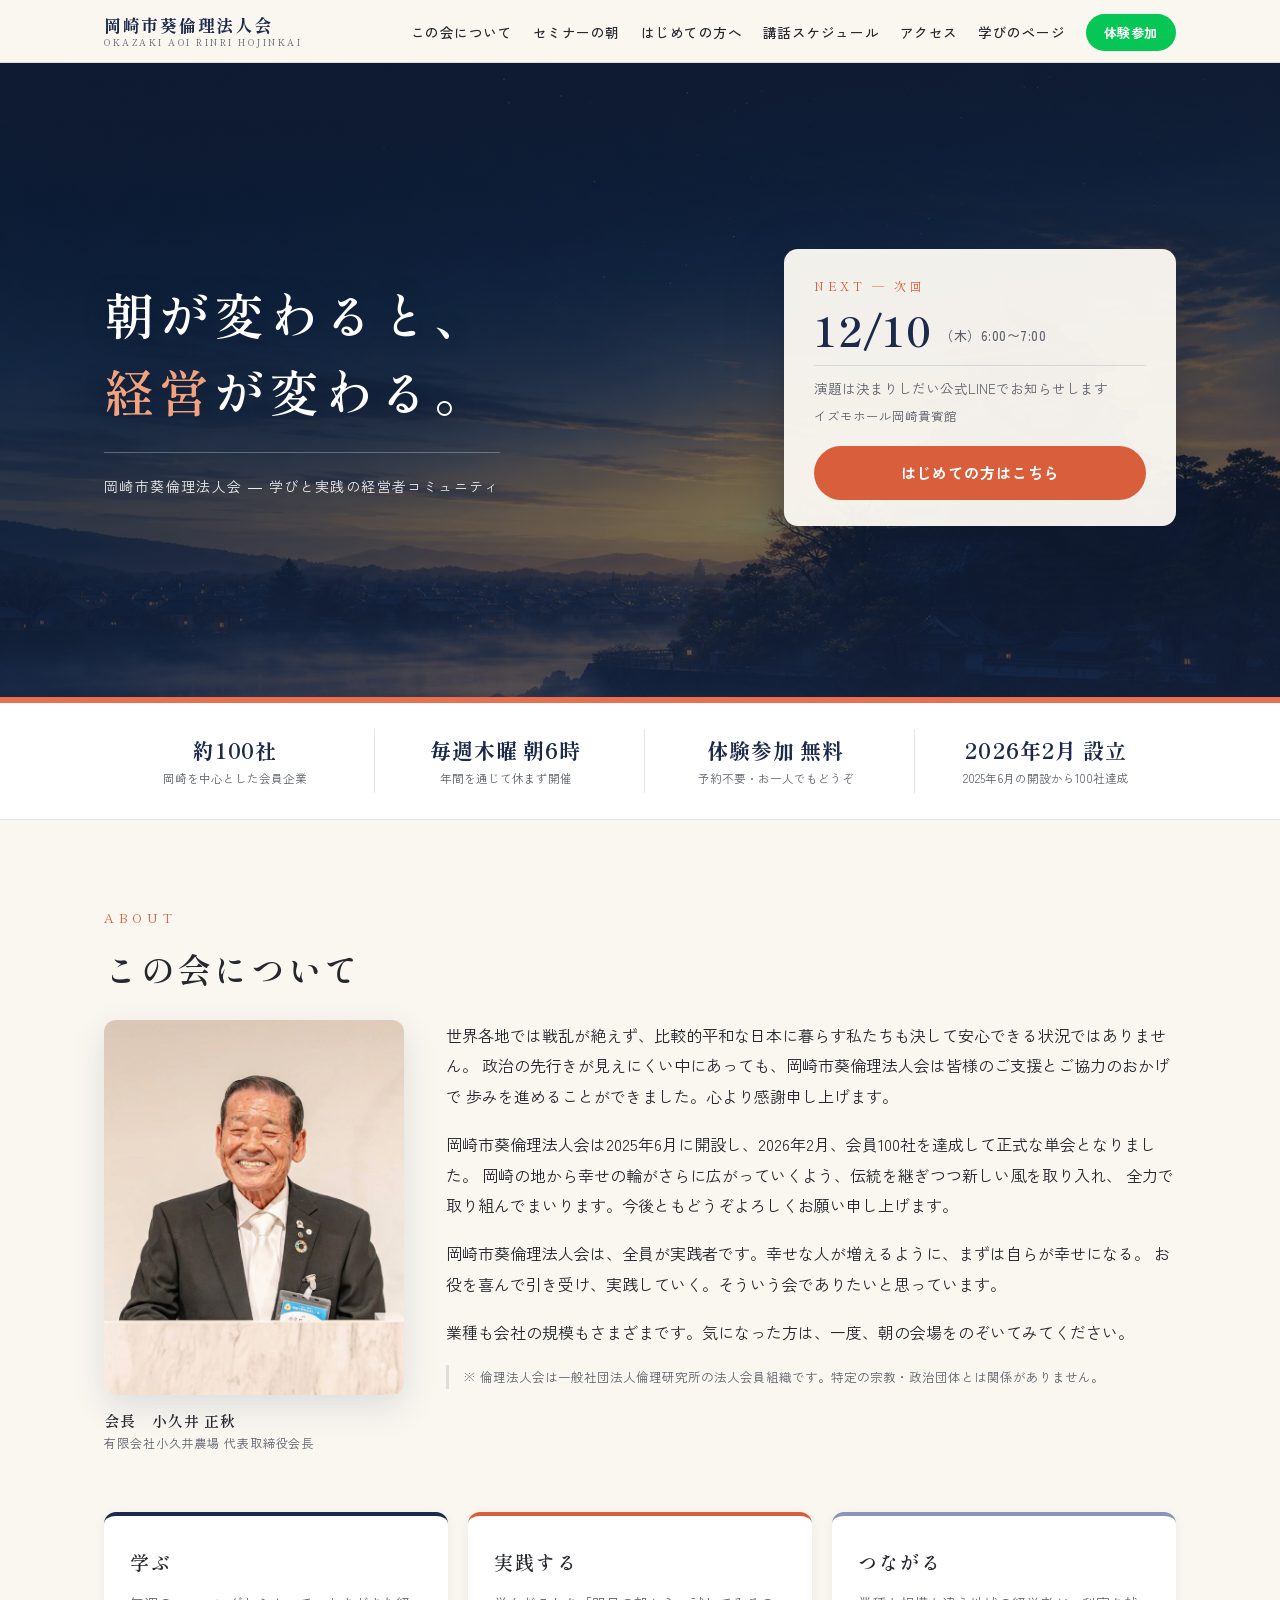
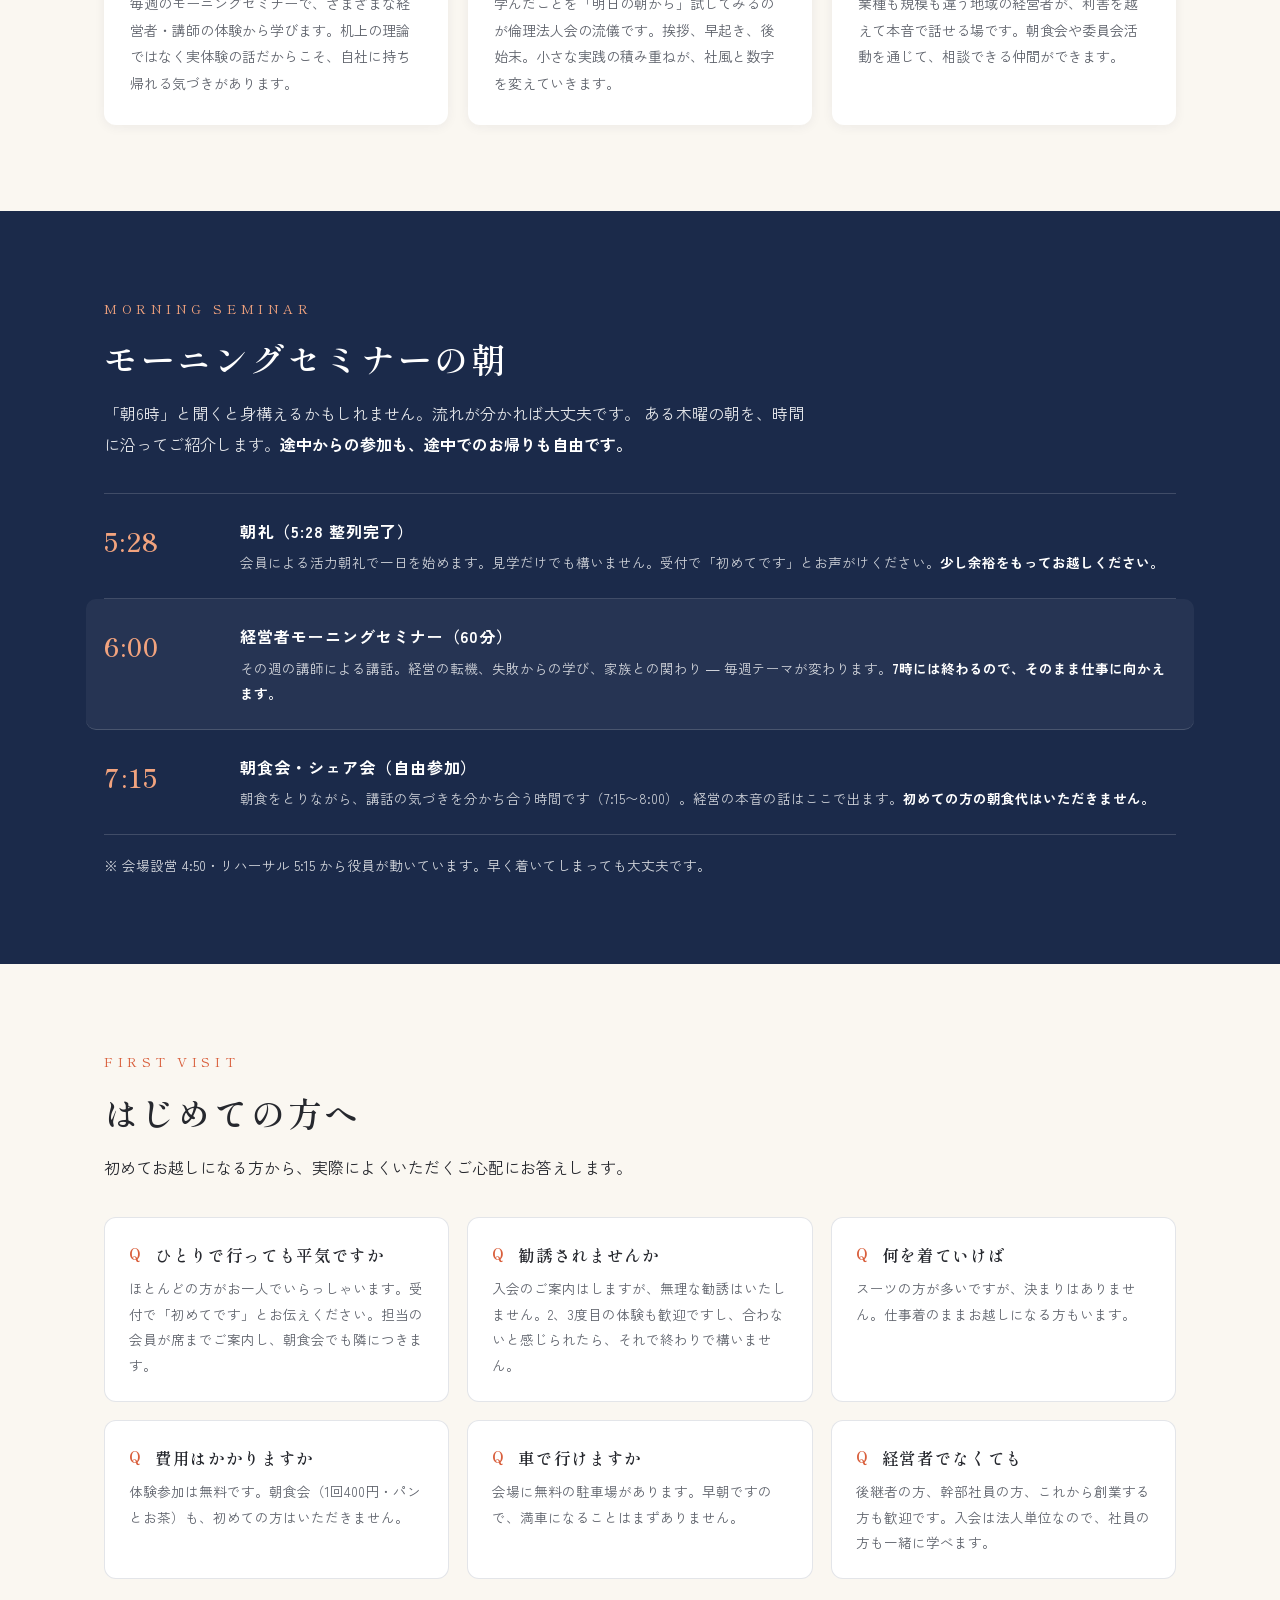
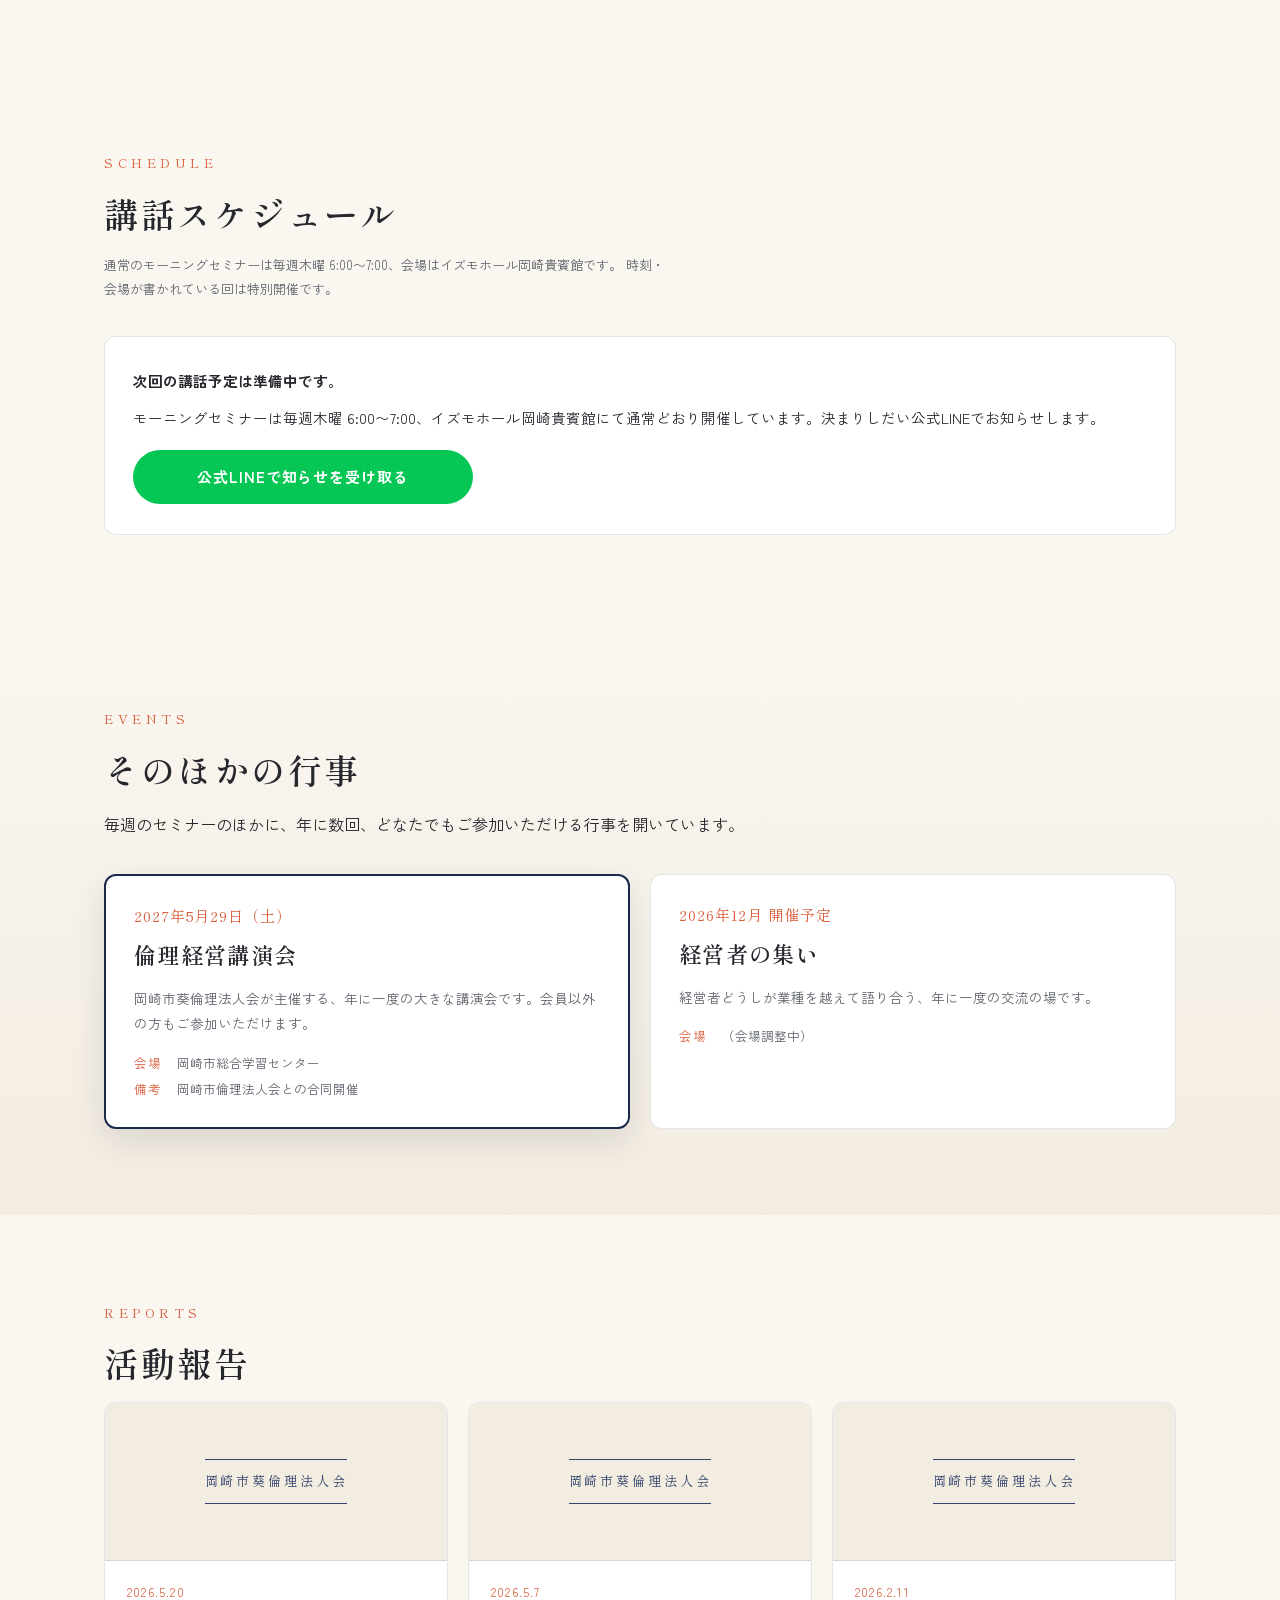
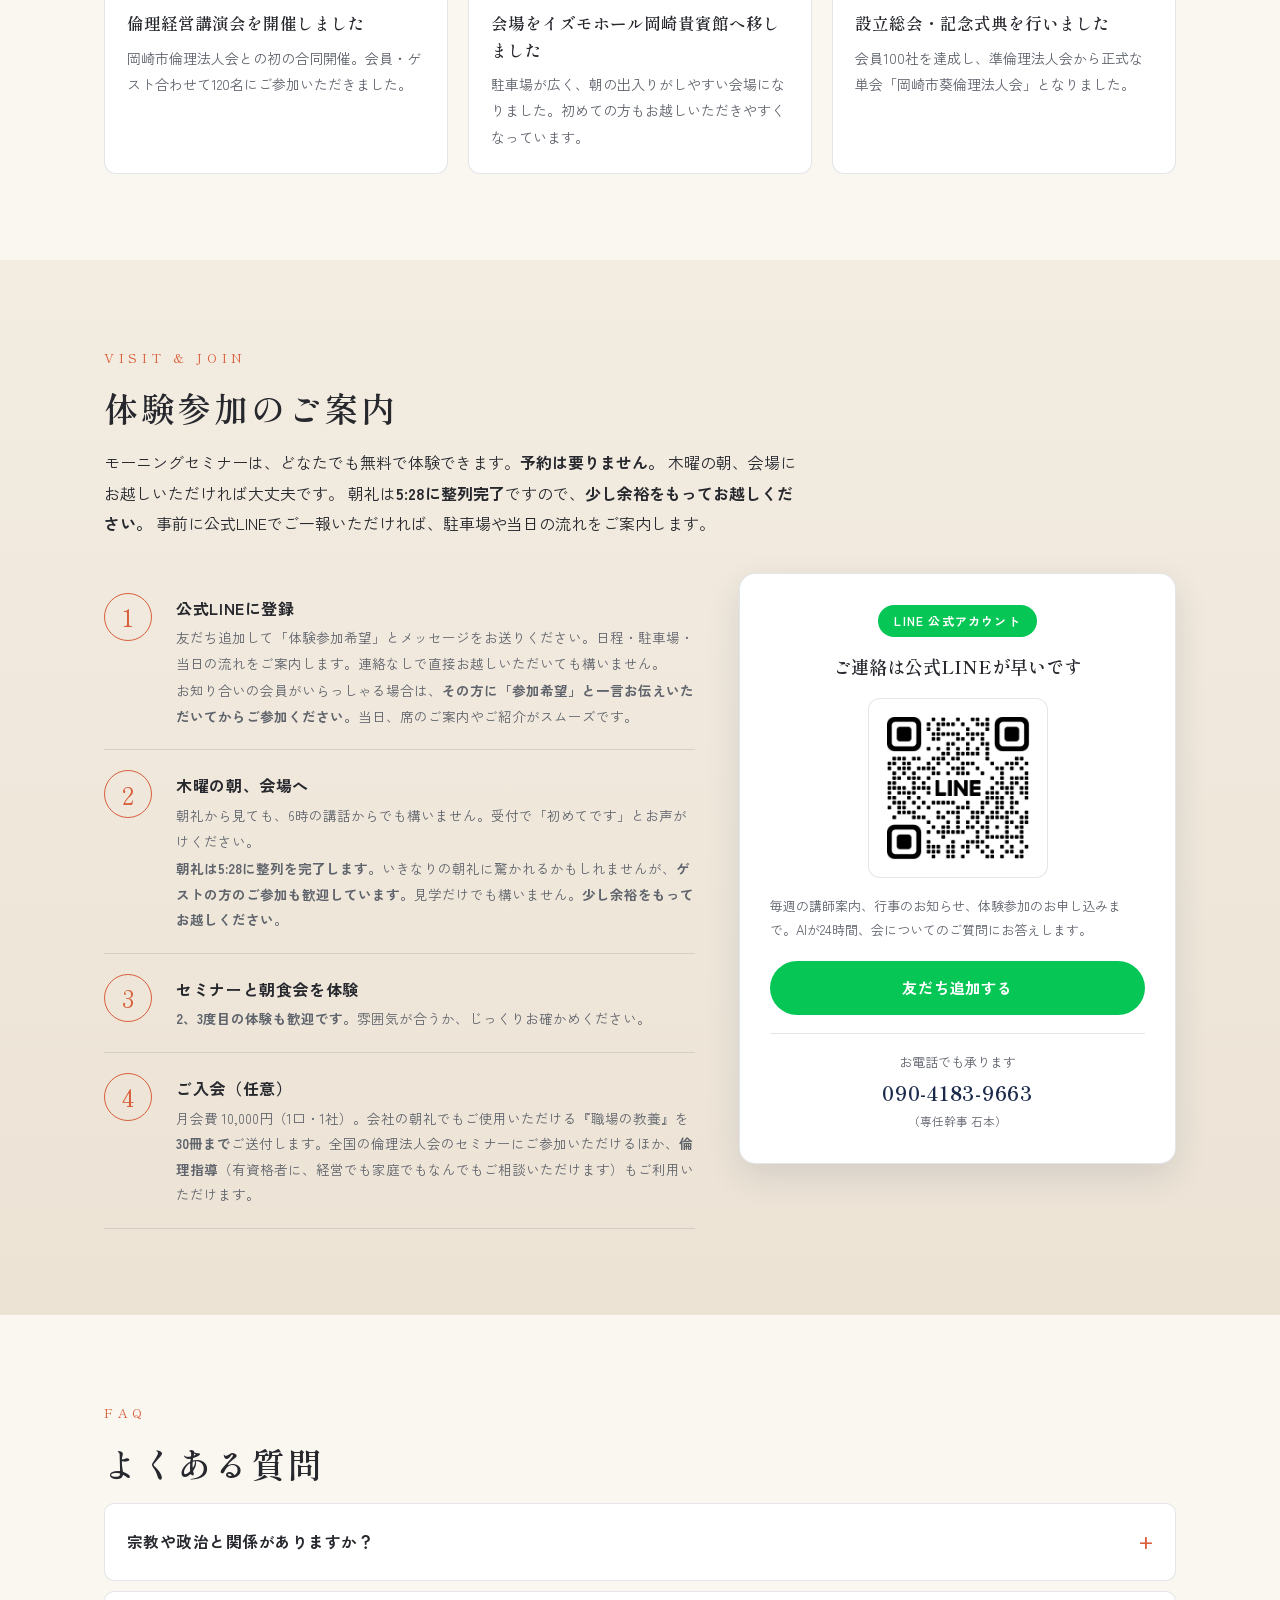
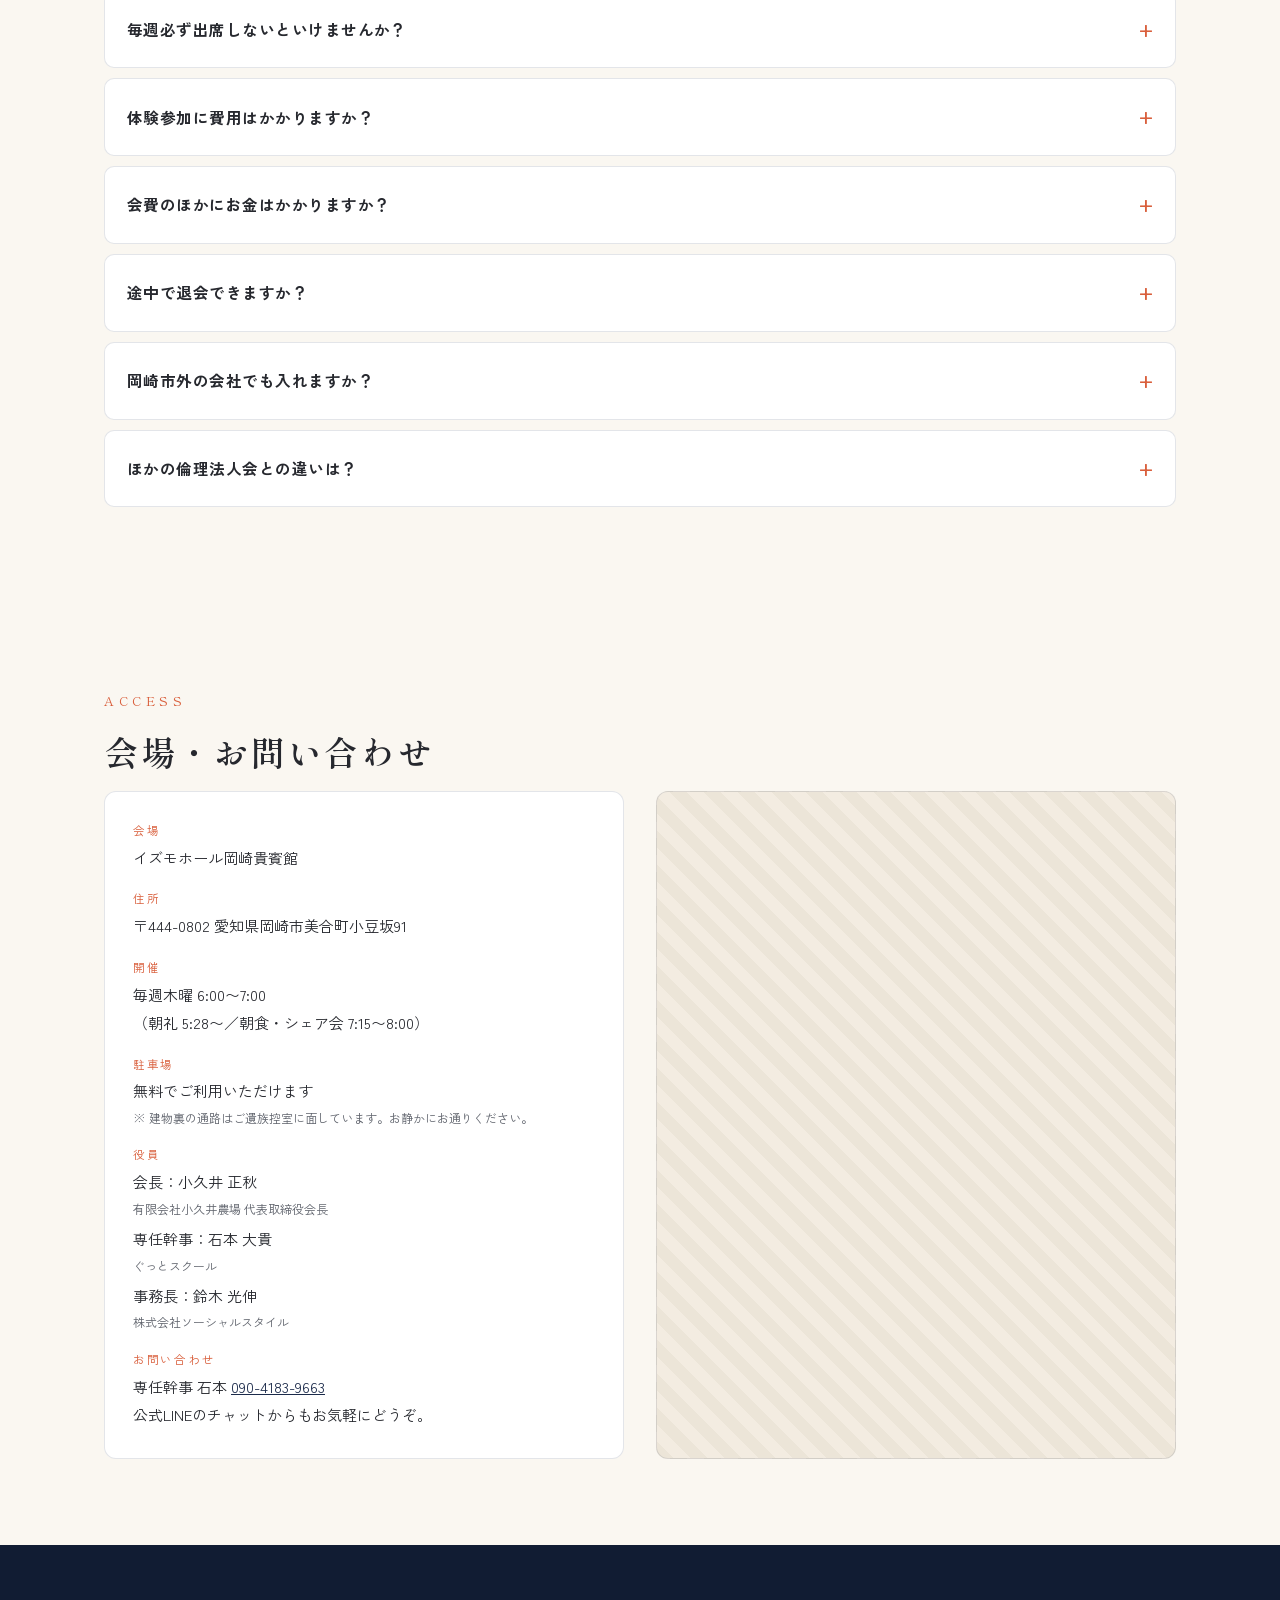
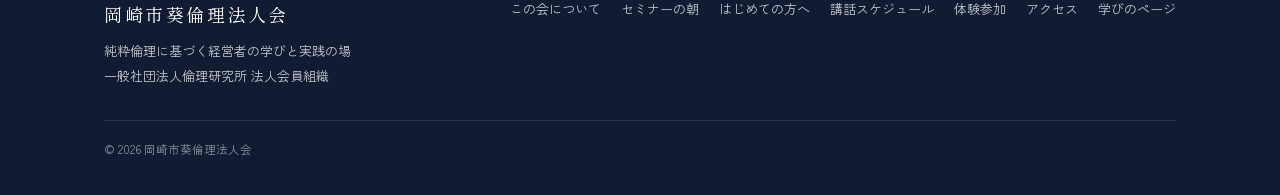
<file: index.html>
<!DOCTYPE html>
<html lang="ja">
<head>
<meta charset="UTF-8">
<meta name="viewport" content="width=device-width, initial-scale=1.0">
<title>岡崎市葵倫理法人会｜朝が変わると、経営が変わる。</title>
<meta name="description" content="岡崎市葵倫理法人会の公式サイト。毎週木曜 朝6時、イズモホール岡崎貴賓館で経営者モーニングセミナーを開催しています。体験参加は無料。約100社の経営者が学びを実践につなげています。">
<meta name="theme-color" content="#1b2a4a">
<link rel="canonical" href="https://okazaki-aoi.vercel.app/">
<link rel="icon" href="/favicon.svg" type="image/svg+xml">
<link rel="apple-touch-icon" href="/apple-touch-icon.png">

<meta property="og:type" content="website">
<meta property="og:site_name" content="岡崎市葵倫理法人会">
<meta property="og:title" content="岡崎市葵倫理法人会｜朝が変わると、経営が変わる。">
<meta property="og:description" content="毎週木曜 朝6時開催の経営者モーニングセミナー。体験参加無料・予約不要。岡崎の経営者が学びを実践につなげる場です。">
<meta property="og:url" content="https://okazaki-aoi.vercel.app/">
<meta property="og:image" content="https://okazaki-aoi.vercel.app/ogp.jpg">
<meta property="og:image:width" content="1200">
<meta property="og:image:height" content="630">
<meta property="og:locale" content="ja_JP">
<meta name="twitter:card" content="summary_large_image">

<link rel="preconnect" href="https://fonts.googleapis.com">
<link rel="preconnect" href="https://fonts.gstatic.com" crossorigin>
<link rel="preload" as="image" href="img/hero-dawn.jpg">
<link href="https://fonts.googleapis.com/css2?family=Shippori+Mincho+B1:wght@400;600;700&family=Zen+Kaku+Gothic+New:wght@400;500;700&display=swap" rel="stylesheet">
<link rel="stylesheet" href="css/style.css">

<script type="application/ld+json">
{
  "@context": "https://schema.org",
  "@type": "Organization",
  "name": "岡崎市葵倫理法人会",
  "alternateName": "Okazaki Aoi Rinri Hojinkai",
  "url": "https://okazaki-aoi.vercel.app/",
  "logo": "https://okazaki-aoi.vercel.app/ogp.jpg",
  "image": "https://okazaki-aoi.vercel.app/ogp.jpg",
  "description": "毎週木曜 朝6時開催の経営者モーニングセミナーを軸に、岡崎の経営者の学びと実践を支える会。一般社団法人倫理研究所の法人会員組織です。",
  "parentOrganization": { "@type": "Organization", "name": "一般社団法人倫理研究所" },
  "foundingDate": "2026-02-11",
  "areaServed": "愛知県岡崎市",
  "telephone": "+81-90-4183-9663",
  "address": {
    "@type": "PostalAddress",
    "postalCode": "444-0802",
    "addressRegion": "愛知県",
    "addressLocality": "岡崎市",
    "streetAddress": "美合町小豆坂91",
    "addressCountry": "JP"
  },
  "event": {
    "@type": "EducationEvent",
    "name": "経営者モーニングセミナー",
    "description": "毎週木曜 6:00〜7:00開催。体験参加無料・予約不要。朝礼5:28〜、朝食・シェア会7:15〜8:00。",
    "isAccessibleForFree": true,
    "eventAttendanceMode": "https://schema.org/OfflineEventAttendanceMode",
    "eventSchedule": {
      "@type": "Schedule",
      "byDay": "https://schema.org/Thursday",
      "startTime": "06:00",
      "endTime": "07:00",
      "repeatFrequency": "P1W",
      "scheduleTimezone": "Asia/Tokyo"
    },
    "location": {
      "@type": "Place",
      "name": "イズモホール岡崎貴賓館",
      "address": "〒444-0802 愛知県岡崎市美合町小豆坂91"
    },
    "organizer": { "@type": "Organization", "name": "岡崎市葵倫理法人会" }
  }
}
</script>
</head>
<body>

<a class="skip" href="#top">本文へスキップ</a>

<header>
  <div class="header-in">
    <a class="logo" href="#top">岡崎市葵倫理法人会<small>OKAZAKI AOI RINRI HOJINKAI</small></a>
    <nav aria-label="メインメニュー">
      <button id="nav-toggle" class="nav-toggle" type="button" aria-expanded="false" aria-controls="nav-menu">
        <span></span><span></span><span></span>
        <em class="visually-hidden">メニューを開く</em>
      </button>
      <ul id="nav-menu">
        <li><a href="#about">この会について</a></li>
        <li><a href="#morning">セミナーの朝</a></li>
        <li><a href="#first">はじめての方へ</a></li>
        <li><a href="#schedule">講話スケジュール</a></li>
        <li><a href="#access">アクセス</a></li>
        <li><a href="learn.html">学びのページ</a></li>
        <li class="nav-cta"><a href="#visit" class="btn-line">体験参加</a></li>
      </ul>
    </nav>
  </div>
</header>

<main id="top">

  <!-- ヒーロー -->
  <div class="hero">
    <div class="hero-in">
      <div class="hero-copy">
        <h1>朝が変わると、<br><span>経営</span>が変わる。</h1>
        <p class="hero-sub">岡崎市葵倫理法人会 ― 学びと実践の経営者コミュニティ</p>
      </div>
      <div class="hero-card" id="hero-next">
        <!-- js/render.js が「次回のモーニングセミナー」を差し込みます -->
      </div>
    </div>
  </div>

  <!-- 事実の帯 -->
  <div class="facts">
    <div class="wrap facts-in">
      <div><b id="v-members">約100社</b><span>岡崎を中心とした会員企業</span></div>
      <div><b>毎週<i id="v-msday">木</i>曜 朝6時</b><span>年間を通じて休まず開催</span></div>
      <div><b>体験参加 無料</b><span>予約不要・お一人でもどうぞ</span></div>
      <div><b>2026年2月 設立</b><span>2025年6月の開設から100社達成</span></div>
    </div>
  </div>

  <!-- この会について -->
  <section id="about">
    <div class="wrap">
      <p class="eyebrow">ABOUT</p>
      <h2>この会について</h2>

      <div class="chair">
        <figure class="chair-photo">
          <img src="img/chairman.jpg" alt="岡崎市葵倫理法人会 会長 小久井正秋" width="640" height="800" loading="lazy">
          <figcaption>会長　小久井 正秋<small>有限会社小久井農場 代表取締役会長</small></figcaption>
        </figure>
        <div class="chair-text" id="v-chairman-message">
          <p>
            世界各地では戦乱が絶えず、比較的平和な日本に暮らす私たちも決して安心できる状況ではありません。
            政治の先行きが見えにくい中にあっても、岡崎市葵倫理法人会は皆様のご支援とご協力のおかげで
            歩みを進めることができました。心より感謝申し上げます。
          </p>
          <p>
            岡崎市葵倫理法人会は2025年6月に開設し、2026年2月、会員100社を達成して正式な単会となりました。
            岡崎の地から幸せの輪がさらに広がっていくよう、伝統を継ぎつつ新しい風を取り入れ、
            全力で取り組んでまいります。今後ともどうぞよろしくお願い申し上げます。
          </p>
          <p>
            岡崎市葵倫理法人会は、全員が実践者です。幸せな人が増えるように、まずは自らが幸せになる。
            お役を喜んで引き受け、実践していく。そういう会でありたいと思っています。
          </p>
          <p>
            業種も会社の規模もさまざまです。気になった方は、一度、朝の会場をのぞいてみてください。
          </p>
          <p class="chair-note">
            ※ 倫理法人会は一般社団法人倫理研究所の法人会員組織です。特定の宗教・政治団体とは関係がありません。
          </p>
        </div>
      </div>

      <div class="pillars">
        <div class="pillar">
          <h3>学ぶ</h3>
          <p>毎週のモーニングセミナーで、さまざまな経営者・講師の体験から学びます。机上の理論ではなく実体験の話だからこそ、自社に持ち帰れる気づきがあります。</p>
        </div>
        <div class="pillar">
          <h3>実践する</h3>
          <p>学んだことを「明日の朝から」試してみるのが倫理法人会の流儀です。挨拶、早起き、後始末。小さな実践の積み重ねが、社風と数字を変えていきます。</p>
        </div>
        <div class="pillar">
          <h3>つながる</h3>
          <p>業種も規模も違う地域の経営者が、利害を越えて本音で話せる場です。朝食会や委員会活動を通じて、相談できる仲間ができます。</p>
        </div>
      </div>
    </div>
  </section>

  <!-- モーニングセミナーの朝 -->
  <section class="morning" id="morning">
    <div class="wrap">
      <p class="eyebrow">MORNING SEMINAR</p>
      <h2>モーニングセミナーの朝</h2>
      <p class="lead">
        「朝6時」と聞くと身構えるかもしれません。流れが分かれば大丈夫です。
        ある木曜の朝を、時間に沿ってご紹介します。<b>途中からの参加も、途中でのお帰りも自由です。</b>
      </p>
      <div class="timeline">
        <div class="tl-row">
          <div class="tl-time">5:28</div>
          <div class="tl-body">
            <h3>朝礼（5:28 整列完了）</h3>
            <p>会員による活力朝礼で一日を始めます。見学だけでも構いません。受付で「初めてです」とお声がけください。<b>少し余裕をもってお越しください。</b></p>
          </div>
        </div>
        <div class="tl-row tl-main">
          <div class="tl-time">6:00</div>
          <div class="tl-body">
            <h3>経営者モーニングセミナー（60分）</h3>
            <p>その週の講師による講話。経営の転機、失敗からの学び、家族との関わり ― 毎週テーマが変わります。<b>7時には終わるので、そのまま仕事に向かえます。</b></p>
          </div>
        </div>
        <div class="tl-row">
          <div class="tl-time">7:15</div>
          <div class="tl-body">
            <h3>朝食会・シェア会（自由参加）</h3>
            <p>朝食をとりながら、講話の気づきを分かち合う時間です（7:15〜8:00）。経営の本音の話はここで出ます。<b>初めての方の朝食代はいただきません。</b></p>
          </div>
        </div>
      </div>
      <p class="tl-note">※ 会場設営 4:50・リハーサル 5:15 から役員が動いています。早く着いてしまっても大丈夫です。</p>
    </div>
  </section>

  <!-- はじめての方へ -->
  <section id="first">
    <div class="wrap">
      <p class="eyebrow">FIRST VISIT</p>
      <h2>はじめての方へ</h2>
      <p class="lead">初めてお越しになる方から、実際によくいただくご心配にお答えします。</p>
      <div class="worries">
        <div class="worry">
          <h3>ひとりで行っても平気ですか</h3>
          <p>ほとんどの方がお一人でいらっしゃいます。受付で「初めてです」とお伝えください。担当の会員が席までご案内し、朝食会でも隣につきます。</p>
        </div>
        <div class="worry">
          <h3>勧誘されませんか</h3>
          <p>入会のご案内はしますが、無理な勧誘はいたしません。2、3度目の体験も歓迎ですし、合わないと感じられたら、それで終わりで構いません。</p>
        </div>
        <div class="worry">
          <h3>何を着ていけば</h3>
          <p>スーツの方が多いですが、決まりはありません。仕事着のままお越しになる方もいます。</p>
        </div>
        <div class="worry">
          <h3>費用はかかりますか</h3>
          <p>体験参加は無料です。朝食会（<span id="v-breakfast">400円</span>）も、初めての方はいただきません。</p>
        </div>
        <div class="worry">
          <h3>車で行けますか</h3>
          <p>会場に無料の駐車場があります。早朝ですので、満車になることはまずありません。</p>
        </div>
        <div class="worry">
          <h3>経営者でなくても</h3>
          <p>後継者の方、幹部社員の方、これから創業する方も歓迎です。入会は法人単位なので、社員の方も一緒に学べます。</p>
        </div>
      </div>
    </div>
  </section>

  <!-- 講話スケジュール -->
  <section id="schedule">
    <div class="wrap">
      <p class="eyebrow">SCHEDULE</p>
      <h2>講話スケジュール</h2>
      <p class="sched-note">
        通常のモーニングセミナーは毎週木曜 6:00〜7:00、会場はイズモホール岡崎貴賓館です。
        時刻・会場が書かれている回は特別開催です。
      </p>
      <div id="sched-list"></div>
    </div>
  </section>

  <!-- 特別行事 -->
  <section id="events" class="events">
    <div class="wrap">
      <p class="eyebrow">EVENTS</p>
      <h2>そのほかの行事</h2>
      <p class="lead">毎週のセミナーのほかに、年に数回、どなたでもご参加いただける行事を開いています。</p>
      <div class="ev-list" id="event-list"></div>
    </div>
  </section>

  <!-- 活動報告 -->
  <section id="reports">
    <div class="wrap">
      <p class="eyebrow">REPORTS</p>
      <h2>活動報告</h2>
      <div class="reports" id="report-list"></div>
    </div>
  </section>

  <!-- 体験参加・入会 -->
  <section class="visit" id="visit">
    <div class="wrap">
      <p class="eyebrow">VISIT &amp; JOIN</p>
      <h2>体験参加のご案内</h2>
      <p class="lead">
        モーニングセミナーは、どなたでも無料で体験できます。<b>予約は要りません。</b>
        木曜の朝、会場にお越しいただければ大丈夫です。
        朝礼は<b>5:28に整列完了</b>ですので、<b>少し余裕をもってお越しください。</b>
        事前に公式LINEでご一報いただければ、駐車場や当日の流れをご案内します。
      </p>
      <div class="visit-grid">
        <div>
          <div class="steps">
            <div class="step">
              <div>
                <h3>公式LINEに登録</h3>
                <p>友だち追加して「体験参加希望」とメッセージをお送りください。日程・駐車場・当日の流れをご案内します。連絡なしで直接お越しいただいても構いません。</p>
                <p>お知り合いの会員がいらっしゃる場合は、<b>その方に「参加希望」と一言お伝えいただいてからご参加ください。</b>当日、席のご案内やご紹介がスムーズです。</p>
              </div>
            </div>
            <div class="step">
              <div>
                <h3>木曜の朝、会場へ</h3>
                <p>朝礼から見ても、6時の講話からでも構いません。受付で「初めてです」とお声がけください。</p>
                <p><b>朝礼は5:28に整列を完了します。</b>いきなりの朝礼に驚かれるかもしれませんが、<b>ゲストの方のご参加も歓迎しています。</b>見学だけでも構いません。<b>少し余裕をもってお越しください。</b></p>
              </div>
            </div>
            <div class="step">
              <div>
                <h3>セミナーと朝食会を体験</h3>
                <p><b>2、3度目の体験も歓迎です。</b>雰囲気が合うか、じっくりお確かめください。</p>
              </div>
            </div>
            <div class="step">
              <div>
                <h3>ご入会（任意）</h3>
                <p><span id="v-fee">月会費 10,000円（1口・1社）</span>。会社の朝礼でもご使用いただける『職場の教養』を<b>30冊まで</b>ご送付します。全国の倫理法人会のセミナーにご参加いただけるほか、<b>倫理指導</b>（有資格者に、経営でも家庭でもなんでもご相談いただけます）もご利用いただけます。</p>
              </div>
            </div>
          </div>
        </div>
        <div class="line-box">
          <span class="badge">LINE 公式アカウント</span>
          <h3>ご連絡は公式LINEが早いです</h3>
          <div class="qr">
            <img src="img/line-qr.png" alt="公式LINE友だち追加用QRコード" width="180" height="180" loading="lazy">
          </div>
          <p>毎週の講師案内、行事のお知らせ、体験参加のお申し込みまで。AIが24時間、会についてのご質問にお答えします。</p>
          <a class="btn btn-line-big" data-line-url href="https://line.me/R/ti/p/@458vlpah">友だち追加する</a>
          <p class="line-tel">お電話でも承ります<br><span id="v-tel"></span></p>
        </div>
      </div>
    </div>
  </section>

  <!-- FAQ -->
  <section class="faq" id="faq">
    <div class="wrap">
      <p class="eyebrow">FAQ</p>
      <h2>よくある質問</h2>
      <details>
        <summary>宗教や政治と関係がありますか？</summary>
        <div class="a">ありません。倫理法人会は一般社団法人倫理研究所の法人会員組織で、特定の宗教・政治団体とは無関係です。生活と経営の実践倫理を学ぶ場です。</div>
      </details>
      <details>
        <summary>毎週必ず出席しないといけませんか？</summary>
        <div class="a">出席は自由です。仕事のご都合に合わせてご参加ください。とはいえ「続けて出るほど変わる」というのが、多くの会員の実感です。</div>
      </details>
      <details>
        <summary>体験参加に費用はかかりますか？</summary>
        <div class="a">無料です。朝食会（400円）も、はじめてお越しになる方からはいただいていません。</div>
      </details>
      <details>
        <summary>会費のほかにお金はかかりますか？</summary>
        <div class="a">月会費のほかは、朝食会（1回400円）や、任意参加の研修・懇親会の実費程度です。</div>
      </details>
      <details>
        <summary>途中で退会できますか？</summary>
        <div class="a">できます。退会届をご提出いただければ手続きは完了します。引き止めることはありません。</div>
      </details>
      <details>
        <summary>岡崎市外の会社でも入れますか？</summary>
        <div class="a">入れます。安城市・豊田市・知立市など、近隣から通われている会員もいます。</div>
      </details>
      <details>
        <summary>ほかの倫理法人会との違いは？</summary>
        <div class="a">岡崎市には親単会である岡崎市倫理法人会があり、葵はそこから2025年に分かれてできた会です。行事はしばしば合同で行っています。曜日・会場が違うだけで、学ぶ内容は同じです。両方に出ている方もいます。</div>
      </details>
    </div>
  </section>

  <!-- アクセス -->
  <section id="access">
    <div class="wrap">
      <p class="eyebrow">ACCESS</p>
      <h2>会場・お問い合わせ</h2>
      <div class="access-grid">
        <div class="access-card">
          <dl>
            <dt>会場</dt>
            <dd id="v-venue">イズモホール岡崎貴賓館</dd>
            <dt>住所</dt>
            <dd id="v-address">〒444-0802 愛知県岡崎市美合町小豆坂91</dd>
            <dt>開催</dt>
            <dd>毎週木曜 <span id="v-mstime">6:00〜7:00</span><br>
              （朝礼 5:28〜／朝食・シェア会 7:15〜8:00）</dd>
            <dt>駐車場</dt>
            <dd>無料でご利用いただけます<br>
              <small>※ 建物裏の通路はご遺族控室に面しています。お静かにお通りください。</small></dd>
            <dt>役員</dt>
            <dd class="officers" id="v-officers"></dd>
            <dt>お問い合わせ</dt>
            <dd><span id="v-tel-2"></span>公式LINEのチャットからもお気軽にどうぞ。</dd>
          </dl>
        </div>
        <div class="map-ph">
          <iframe
            title="イズモホール岡崎貴賓館の地図"
            src="https://maps.google.com/maps?q=%E3%80%92444-0802%20%E6%84%9B%E7%9F%A5%E7%9C%8C%E5%B2%A1%E5%B4%8E%E5%B8%82%E7%BE%8E%E5%90%88%E7%94%BA%E5%B0%8F%E8%B1%86%E5%9D%8291&output=embed"
            loading="lazy"
            referrerpolicy="no-referrer-when-downgrade"></iframe>
        </div>
      </div>
    </div>
  </section>

</main>

<footer>
  <div class="wrap">
    <div class="foot-grid">
      <div>
        <div class="foot-logo">岡崎市葵倫理法人会</div>
        <p>純粋倫理に基づく経営者の学びと実践の場<br>
          一般社団法人倫理研究所 法人会員組織</p>
      </div>
      <ul>
        <li><a href="#about">この会について</a></li>
        <li><a href="#morning">セミナーの朝</a></li>
        <li><a href="#first">はじめての方へ</a></li>
        <li><a href="#schedule">講話スケジュール</a></li>
        <li><a href="#visit">体験参加</a></li>
        <li><a href="#access">アクセス</a></li>
        <li><a href="learn.html">学びのページ</a></li>
      </ul>
    </div>
    <p class="copy">© <span id="v-year">2026</span> 岡崎市葵倫理法人会</p>
  </div>
</footer>

<!-- モバイル用の固定CTA -->
<div class="cta-bar">
  <a class="btn btn-primary" href="#visit">体験参加について</a>
  <a class="btn btn-line-big" data-line-url href="https://line.me/R/ti/p/@458vlpah">LINEで相談</a>
</div>

<script src="js/data.js" defer></script>
<script src="js/render.js" defer></script>
</body>
</html>
</file>
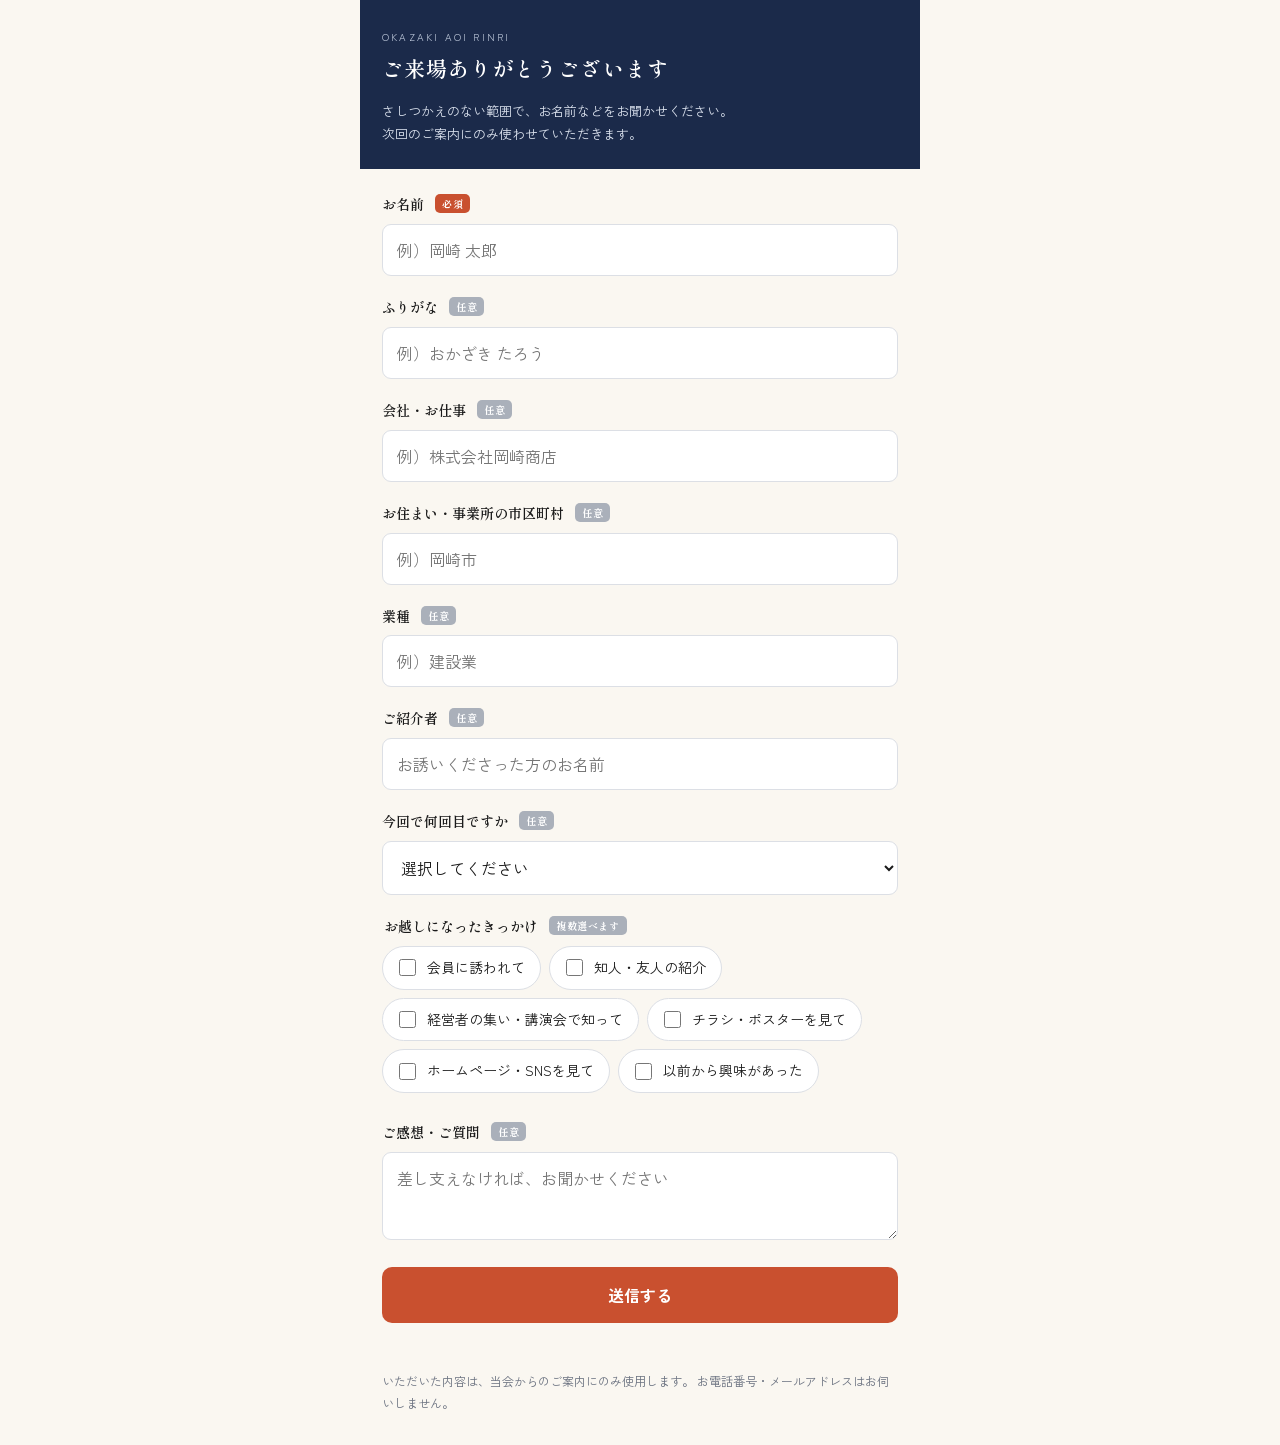
<file: guest/index.html>
<!DOCTYPE html>
<html lang="ja">
<head>
<meta charset="UTF-8">
<meta name="viewport" content="width=device-width, initial-scale=1.0">
<title>ご来場ありがとうございます｜岡崎市葵倫理法人会</title>
<meta name="theme-color" content="#1b2a4a">
<meta name="robots" content="noindex, nofollow">
<link rel="icon" href="/favicon.svg" type="image/svg+xml">
<link rel="preconnect" href="https://fonts.googleapis.com">
<link rel="preconnect" href="https://fonts.gstatic.com" crossorigin>
<link href="https://fonts.googleapis.com/css2?family=Shippori+Mincho+B1:wght@500;600&family=Zen+Kaku+Gothic+New:wght@400;500;700&display=swap" rel="stylesheet">
<link rel="stylesheet" href="/guest/style.css">
</head>
<body>
<main class="card">
  <header class="head">
    <p class="kai">OKAZAKI AOI RINRI</p>
    <h1>ご来場ありがとうございます</h1>
    <p class="lead">
      さしつかえのない範囲で、お名前などをお聞かせください。<br>
      次回のご案内にのみ使わせていただきます。
    </p>
  </header>

  <form id="form" class="form" novalidate>
    <!-- 罠の欄。人には見えず、自動投稿だけが埋める -->
    <input type="text" id="website" name="website" tabindex="-1" autocomplete="off" aria-hidden="true" class="hp">
    <label class="field">
      <span class="label">お名前 <em>必須</em></span>
      <input type="text" id="name" required autocomplete="name" placeholder="例）岡崎 太郎">
    </label>

    <label class="field">
      <span class="label">ふりがな <em class="opt">任意</em></span>
      <input type="text" id="kana" placeholder="例）おかざき たろう">
    </label>

    <label class="field">
      <span class="label">会社・お仕事 <em class="opt">任意</em></span>
      <input type="text" id="company" autocomplete="organization" placeholder="例）株式会社岡崎商店">
    </label>

    <label class="field">
      <span class="label">お住まい・事業所の市区町村 <em class="opt">任意</em></span>
      <input type="text" id="city" placeholder="例）岡崎市">
    </label>

    <label class="field">
      <span class="label">業種 <em class="opt">任意</em></span>
      <input type="text" id="industry" placeholder="例）建設業">
    </label>

    <label class="field">
      <span class="label">ご紹介者 <em class="opt">任意</em></span>
      <input type="text" id="referrer" placeholder="お誘いくださった方のお名前">
    </label>

    <label class="field">
      <span class="label">今回で何回目ですか <em class="opt">任意</em></span>
      <select id="visitCount"></select>
    </label>

    <fieldset class="field checks">
      <legend class="label">お越しになったきっかけ <em class="opt">複数選べます</em></legend>
      <div id="triggers"></div>
    </fieldset>

    <label class="field">
      <span class="label">ご感想・ご質問 <em class="opt">任意</em></span>
      <textarea id="memo" placeholder="差し支えなければ、お聞かせください"></textarea>
    </label>

    <button type="submit" id="submit" class="btn">送信する</button>
    <p id="note" class="note"></p>
    <p class="privacy">
      いただいた内容は、当会からのご案内にのみ使用します。
      お電話番号・メールアドレスはお伺いしません。
    </p>
  </form>

  <div id="done" class="done" hidden>
    <div class="mark">✓</div>
    <h2>ありがとうございました</h2>
    <p>本日はお越しいただき、ありがとうございます。</p>
    <p class="done-lead">
      次回の講話のご案内は、<b>公式LINE</b>でお届けしています。<br>
      よろしければ友だち追加をお願いいたします。
    </p>
    <a class="btn line" id="lineBtn" href="https://line.me/R/ti/p/@458vlpah">公式LINEを友だち追加する</a>
    <p class="done-note">
      モーニングセミナーは毎週木曜の朝6時から、イズモホール岡崎貴賓館で開いています。<br>
      見学は無料です。2、3度目の体験も歓迎です。
    </p>
  </div>
</main>

<script src="/guest/app.js"></script>
</body>
</html>
</file>
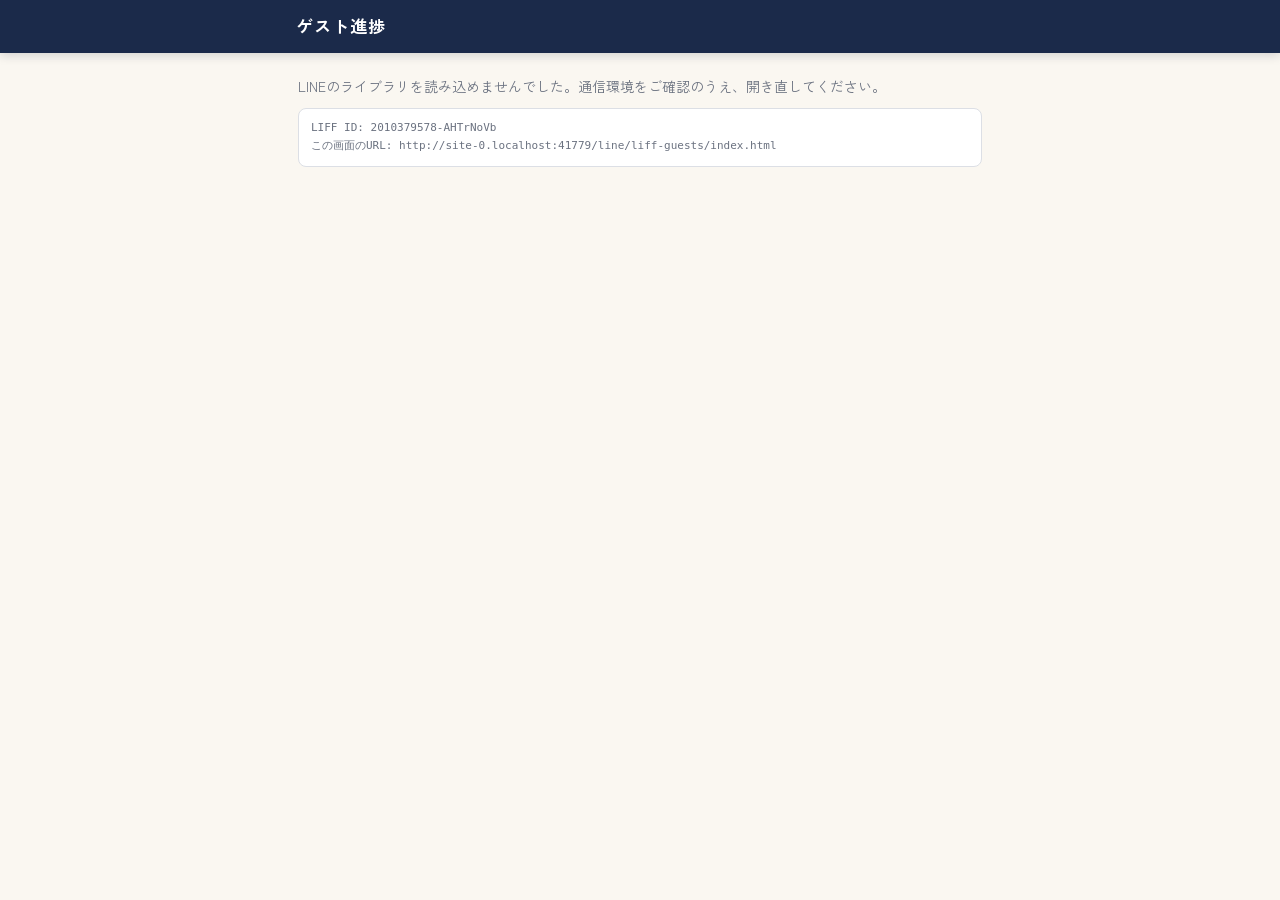
<file: line/liff-guests/index.html>
<!DOCTYPE html>
<html lang="ja">
<head>
<meta charset="UTF-8">
<meta name="viewport" content="width=device-width, initial-scale=1.0">
<title>ゲスト進捗｜岡崎市葵倫理法人会</title>
<meta name="theme-color" content="#1b2a4a">
<meta name="robots" content="noindex, nofollow">
<link rel="preconnect" href="https://fonts.googleapis.com">
<link rel="preconnect" href="https://fonts.gstatic.com" crossorigin>
<link href="https://fonts.googleapis.com/css2?family=Zen+Kaku+Gothic+New:wght@400;500;700&display=swap" rel="stylesheet">
<link rel="stylesheet" href="/line/liff-guests/css/style.css">
</head>
<body>

<header class="bar">
  <div class="bar-in">
    <h1>ゲスト進捗</h1>
    <p id="who" class="who">読み込んでいます…</p>
  </div>
</header>

<nav class="tabs" id="tabs" hidden>
  <button class="tab is-on" data-filter="guest">ゲスト</button>
  <button class="tab" data-filter="joined">入会者</button>
  <button class="tab" data-filter="lost">見込み無し</button>
  <button class="tab" data-filter="mine">自分</button>
</nav>

<main class="wrap">
  <button type="button" id="addBtn" class="addbtn" hidden>＋ ゲストを追加する</button>

  <form id="addForm" class="addform" hidden>
    <h2>ゲストを追加</h2>
    <label><span>お名前 <em>必須</em></span><input type="text" data-n="name" placeholder="例）名古 承悟"></label>
    <label><span>ふりがな</span><input type="text" data-n="kana" placeholder="例）なご しょうご"></label>
    <label><span>会社・事業</span><input type="text" data-n="company" placeholder="例）ヤマナ運輸株式会社"></label>
    <label><span>市区町村</span><input type="text" data-n="city" placeholder="例）岡崎市福岡町"></label>
    <label><span>業種</span><input type="text" data-n="industry" placeholder="例）運送業"></label>
    <label><span>ご紹介者</span><input type="text" data-n="referrer" placeholder="例）神道 裕"></label>
    <label><span>初回来訪日</span><input type="date" data-n="firstVisit"></label>
    <label><span>メモ</span><textarea data-n="memo" placeholder="話したこと・様子など"></textarea></label>
    <div class="addform-btns">
      <button type="submit" class="save">追加する</button>
      <button type="button" id="addCancel" class="move back">やめる</button>
    </div>
  </form>

  <p id="msg" class="msg">読み込んでいます…</p>
  <div id="list" class="list"></div>
</main>

<div id="toast" class="toast" hidden></div>

<script src="https://static.line-scdn.net/liff/edge/2/sdk.js"></script>
<script src="/line/liff-guests/js/app.js"></script>
</body>
</html>
</file>
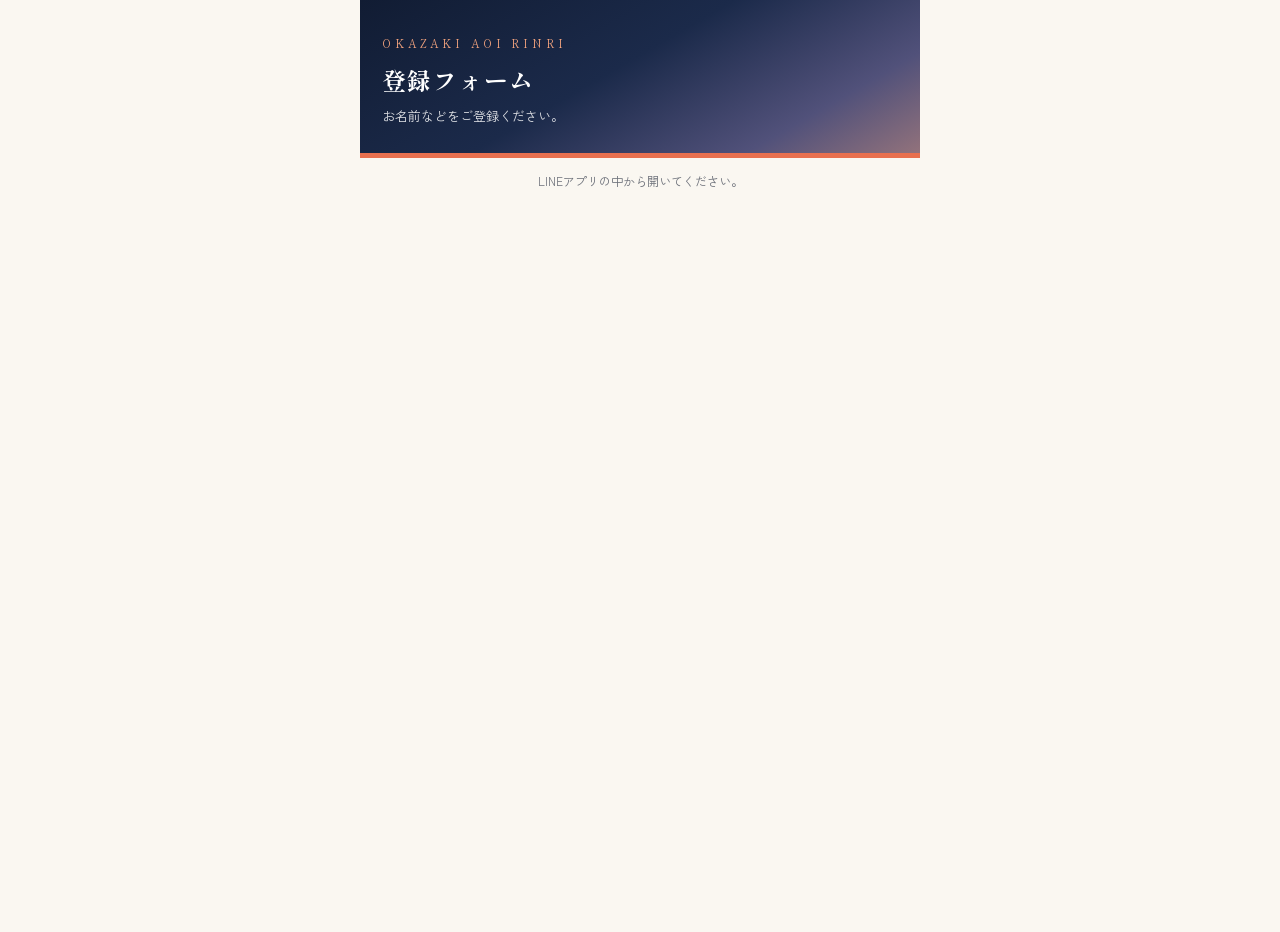
<file: line/liff-register/index.html>
<!DOCTYPE html>
<html lang="ja">
<head>
<meta charset="UTF-8">
<meta name="viewport" content="width=device-width, initial-scale=1.0">
<title>登録フォーム｜岡崎市葵倫理法人会</title>
<meta name="theme-color" content="#1b2a4a">
<link rel="preconnect" href="https://fonts.googleapis.com">
<link rel="preconnect" href="https://fonts.gstatic.com" crossorigin>
<link href="https://fonts.googleapis.com/css2?family=Shippori+Mincho+B1:wght@500;600;700&family=Zen+Kaku+Gothic+New:wght@400;500;700&display=swap" rel="stylesheet">
<link rel="stylesheet" href="/line/liff-register/css/style.css">
</head>
<body>
<main class="card">
  <header class="head">
    <div class="head-in">
      <p class="kai">OKAZAKI AOI RINRI</p>
      <h1>登録フォーム</h1>
      <p id="greet" class="greet">お名前などをご登録ください。</p>
    </div>
  </header>

  <!-- 読み込み中 -->
  <p id="loading" class="note">読み込んでいます…</p>

  <!-- すでに登録済みの方 -->
  <div id="already" class="done" hidden>
    <div class="done-mark">✓</div>
    <h2>すでにご入力済みです</h2>
    <p class="done-note">ご登録ありがとうございます。重ねてのご入力は必要ありません。<br>お引っ越しや役職の変更など、内容が変わったときは下のボタンから直せます。</p>
    <dl id="alreadyBody" class="summary"></dl>
    <p id="pendingNote" class="done-note" hidden>
      役職に応じた機能は、専任幹事が確認してから使えるようになります。しばらくお待ちください。
    </p>
    <button type="button" id="editBtn" class="btn ghost">内容を修正する</button>
  </div>

  <!-- 区分の選択 -->
  <div id="kindStep" class="form" hidden>
    <p class="lead">はじめに、あてはまるものをお選びください。</p>
    <button type="button" class="kind" data-kind="aoi">
      <b>岡崎市葵倫理法人会の会員</b><span>役職・委員会をご登録ください</span>
    </button>
    <button type="button" class="kind" data-kind="guest">
      <b>ゲスト（見学の方）</b><span>モーニングセミナーにお越しの方</span>
    </button>
    <button type="button" class="kind" data-kind="other_kai">
      <b>他単会の会員</b><span>所属の単会をお選びください</span>
    </button>
  </div>

  <form id="regForm" class="form" novalidate hidden>
    <p class="kindline">
      <span id="kindLabel"></span>
      <button type="button" id="backBtn" class="linkbtn">変更する</button>
    </p>

    <label class="field">
      <span class="label">お名前 <em>必須</em></span>
      <input type="text" id="name" required autocomplete="name" placeholder="例）小久井 正秋">
    </label>

    <label class="field">
      <span class="label">会社・事業 <em class="opt">任意</em></span>
      <input type="text" id="company" autocomplete="organization" placeholder="例）有限会社小久井農場">
    </label>

    <!-- ▼ 葵の会員 -->
    <div id="secAoi" hidden>
      <label class="field">
        <span class="label">倫理法人会での役職 <em>必須</em></span>
        <select id="role"></select>
      </label>
      <div class="field other" id="roleOther" hidden>
        <span class="label">役職（ご入力ください）</span>
        <input type="text" placeholder="例）副幹事長">
      </div>

      <!-- 県・地区の役職（任意）。葵での役職とは別に持つ -->
      <div class="field" id="prefBlock">
        <span class="label">愛知県・三河地区の役職 <em class="opt">任意</em></span>
        <select id="prefOrg"></select>
        <div class="field other" id="prefPosWrap" hidden>
          <span class="label">役職名（ご入力ください）</span>
          <input type="text" id="prefPosition" list="prefPositionList" placeholder="例）研修副委員長">
          <datalist id="prefPositionList"></datalist>
        </div>
        <p class="hint">県や地区で役職をお持ちの方はご入力ください。お持ちでなければ「なし」のままで構いません。</p>
      </div>

      <div class="field" id="committeeBlock">
        <span class="label">所属委員会 <em class="opt">任意</em></span>
        <div id="committeeList"></div>
        <button type="button" id="addCommittee" class="linkbtn add">＋ 委員会を追加する</button>
        <p class="hint">複数の委員会に所属されている場合は、追加してください。所属がなければ空のままで構いません。</p>
      </div>
      <p class="hint" id="execNote" hidden>会長・専任幹事は委員会への配属がないため、委員会の入力は不要です。</p>
    </div>

    <!-- ▼ ゲスト -->
    <div id="secGuest" hidden>
      <label class="field">
        <span class="label">ご紹介者 <em class="opt">任意</em></span>
        <input type="text" id="referrer" placeholder="例）神道 裕">
      </label>

      <label class="field">
        <span class="label">今回で何回目ですか <em>必須</em></span>
        <select id="visitCount"></select>
      </label>

      <fieldset class="field roles">
        <legend class="label">お越しになったきっかけ <em class="opt">複数選べます</em></legend>
        <div id="triggerList"></div>
      </fieldset>
      <div class="field other" id="triggerOther" hidden>
        <span class="label">きっかけ（ご入力ください）</span>
        <input type="text" placeholder="差し支えなければお書きください">
      </div>
    </div>

    <!-- ▼ 他単会 -->
    <div id="secOther" hidden>
      <fieldset class="field roles">
        <legend class="label">所属単会 <em>必須</em></legend>
        <label class="check"><input type="radio" name="kaiArea" value="aichi" checked><span>愛知県内</span></label>
        <label class="check"><input type="radio" name="kaiArea" value="other"><span>愛知県外</span></label>
      </fieldset>

      <div class="field" id="kaiAichi">
        <span class="label">単会をお選びください</span>
        <input type="search" id="kaiFilter" placeholder="単会名で絞り込む（例：とよ）" autocomplete="off">
        <select id="kaiName" size="8"></select>
      </div>

      <div class="field" id="kaiFree" hidden>
        <span class="label">単会名 <em>必須</em></span>
        <input type="text" id="kaiOther" placeholder="例）静岡県 浜松市倫理法人会">
      </div>

      <label class="field">
        <span class="label">単会での役職 <em class="opt">任意</em></span>
        <input type="text" id="otherPosition" placeholder="例）専任幹事">
      </label>
    </div>

    <button type="submit" id="submitBtn" class="btn">登録する</button>
    <p id="note" class="note"></p>
    <p class="privacy">ご入力内容は、出欠連絡・委員会や行事のご案内に使用します。</p>
  </form>

  <div id="done" class="done" hidden>
    <div class="done-mark">✓</div>
    <h2>ご登録ありがとうございました</h2>
    <p id="doneMsg"></p>
  </div>
</main>

<script src="https://static.line-scdn.net/liff/edge/2/sdk.js"></script>
<script src="/line/liff-register/js/app.js"></script>
</body>
</html>
</file>
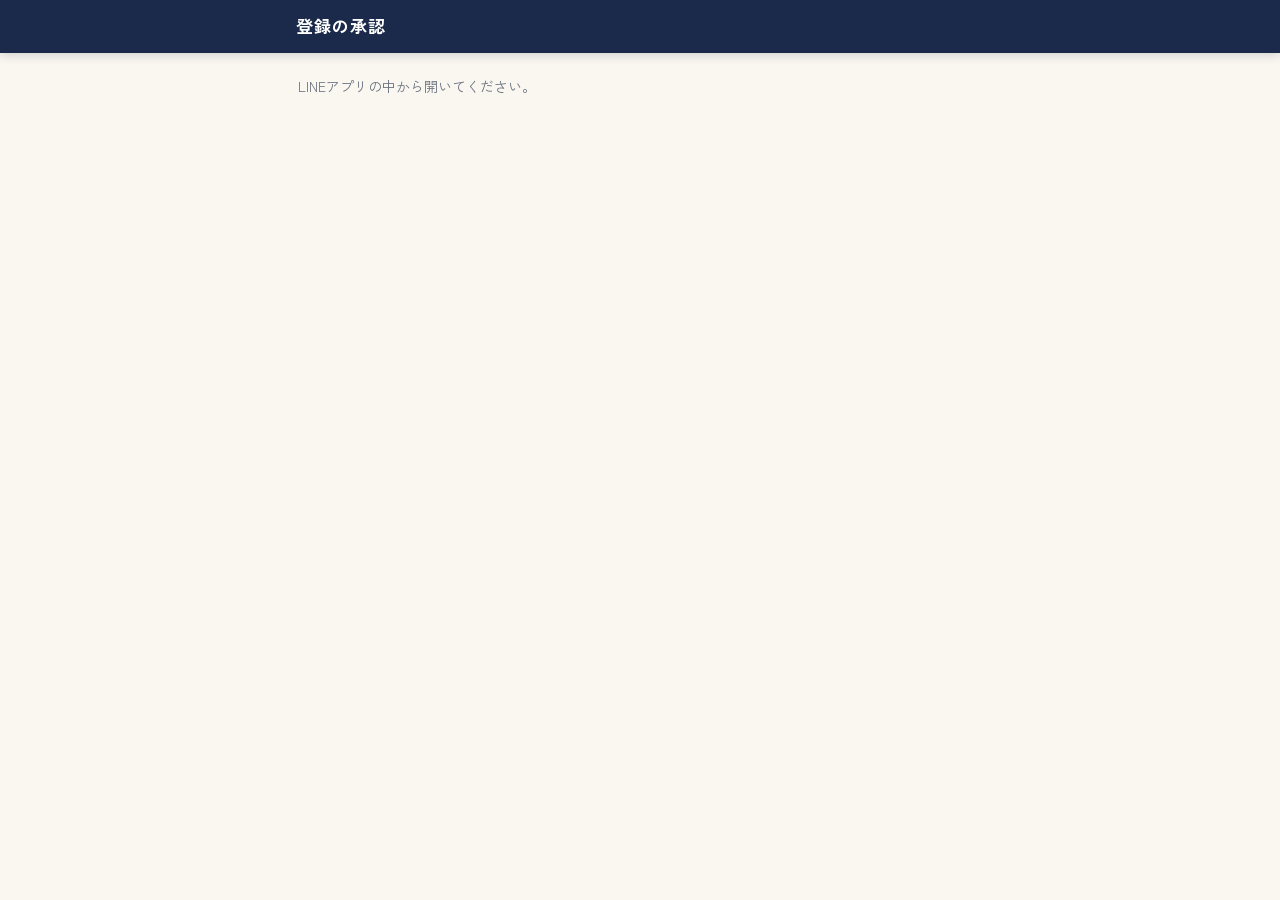
<file: line/liff-guests/approve/index.html>
<!DOCTYPE html>
<html lang="ja">
<head>
<meta charset="UTF-8">
<meta name="viewport" content="width=device-width, initial-scale=1.0">
<title>登録の承認｜岡崎市葵倫理法人会</title>
<meta name="theme-color" content="#1b2a4a">
<meta name="robots" content="noindex, nofollow">
<link rel="preconnect" href="https://fonts.googleapis.com">
<link rel="preconnect" href="https://fonts.gstatic.com" crossorigin>
<link href="https://fonts.googleapis.com/css2?family=Zen+Kaku+Gothic+New:wght@400;500;700&display=swap" rel="stylesheet">
<link rel="stylesheet" href="/line/liff-guests/css/style.css">
</head>
<body>

<header class="bar">
  <div class="bar-in">
    <h1>登録の承認</h1>
    <p id="who" class="who">読み込んでいます…</p>
  </div>
</header>

<main class="wrap">
  <p id="msg" class="msg">読み込んでいます…</p>
  <div id="list" class="list"></div>
</main>

<div id="toast" class="toast" hidden></div>

<script src="https://static.line-scdn.net/liff/edge/2/sdk.js"></script>
<script src="/line/liff-guests/approve/app.js"></script>
</body>
</html>
</file>
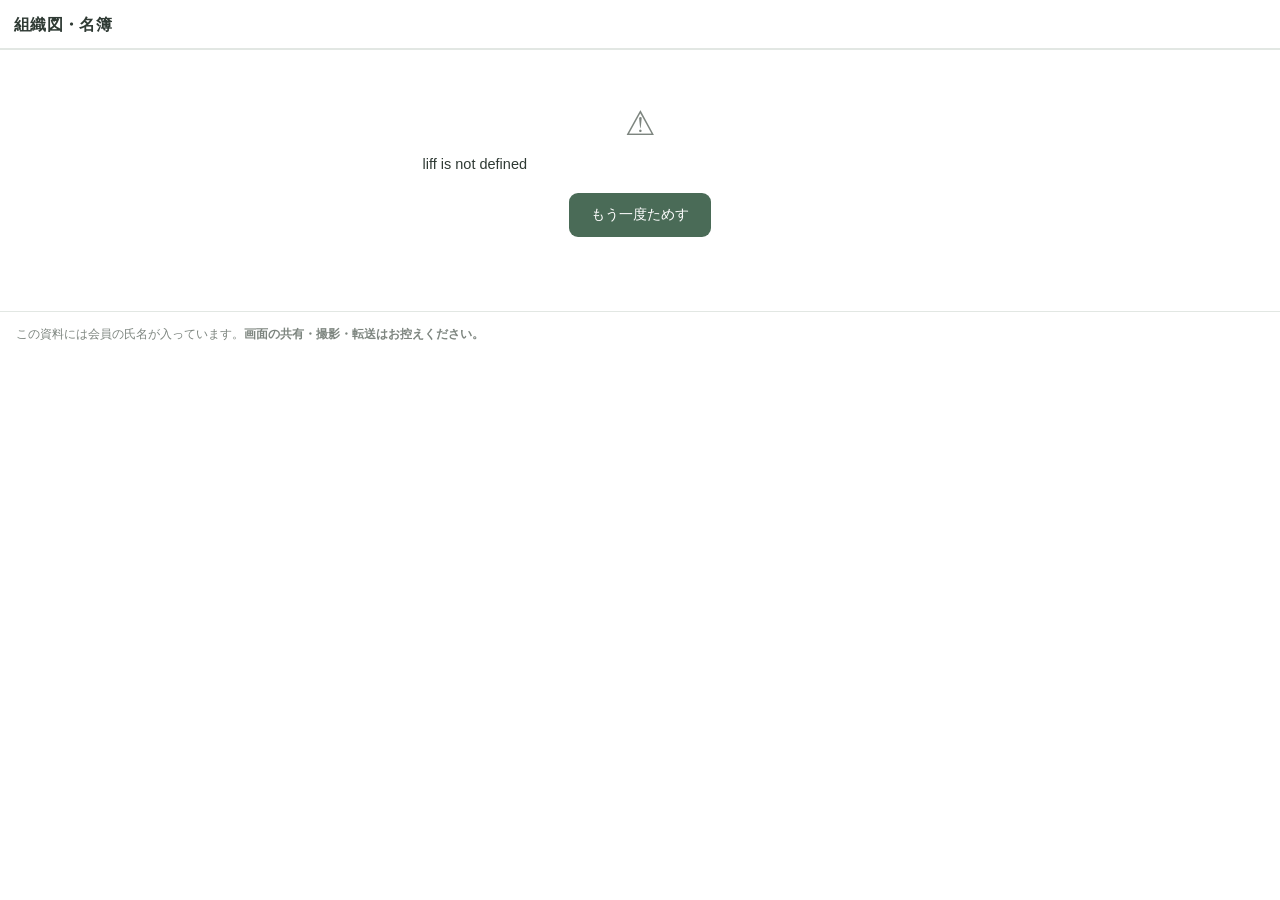
<file: line/liff-guests/docs/index.html>
<!DOCTYPE html>
<html lang="ja">
<head>
<meta charset="utf-8">
<meta name="viewport" content="width=device-width, initial-scale=1, viewport-fit=cover">
<meta name="robots" content="noindex, nofollow">
<title>組織図・名簿｜岡崎市葵倫理法人会</title>
<!-- ★ 絶対パスにすること。LIFFは末尾スラッシュ無しの /docs で開かれることがあり、
     相対パスだと1つ上（ゲスト進捗）の css/js を読んでしまい、画面が止まる -->
<link rel="stylesheet" href="/line/liff-guests/docs/css/style.css">
</head>
<body>

<header class="bar">
  <div class="bar-main">
    <h1>組織図・名簿</h1>
    <p id="who" class="who">確認しています…</p>
  </div>
  <!-- 資料の切り替えタブ。資料の数だけ増える -->
  <nav id="tabs" class="tabs" role="tablist" hidden></nav>
</header>

<main>
  <!-- 起動中 -->
  <div id="loading" class="state">
    <div class="spinner" aria-hidden="true"></div>
    <p>読み込んでいます…</p>
  </div>

  <!-- 見られない方へ -->
  <div id="denied" class="state" hidden>
    <p class="icon" aria-hidden="true">🔒</p>
    <p id="deniedMsg" class="lead"></p>
    <p class="sub">お心当たりがなければ、専任幹事 石本までご連絡ください。</p>
  </div>

  <!-- うまくいかないとき -->
  <div id="error" class="state" hidden>
    <p class="icon" aria-hidden="true">⚠</p>
    <p id="errorMsg" class="lead"></p>
    <button id="retryBtn" class="btn">もう一度ためす</button>
  </div>

  <!-- 資料の中身 -->
  <div id="viewer" hidden>
    <div id="viewerBody" class="paper"></div>
  </div>
</main>

<footer class="foot">
  <p>この資料には会員の氏名が入っています。<b>画面の共有・撮影・転送はお控えください。</b></p>
</footer>

<script src="https://static.line-scdn.net/liff/edge/2/sdk.js"></script>
<script src="/line/liff-guests/docs/js/app.js"></script>
</body>
</html>
</file>
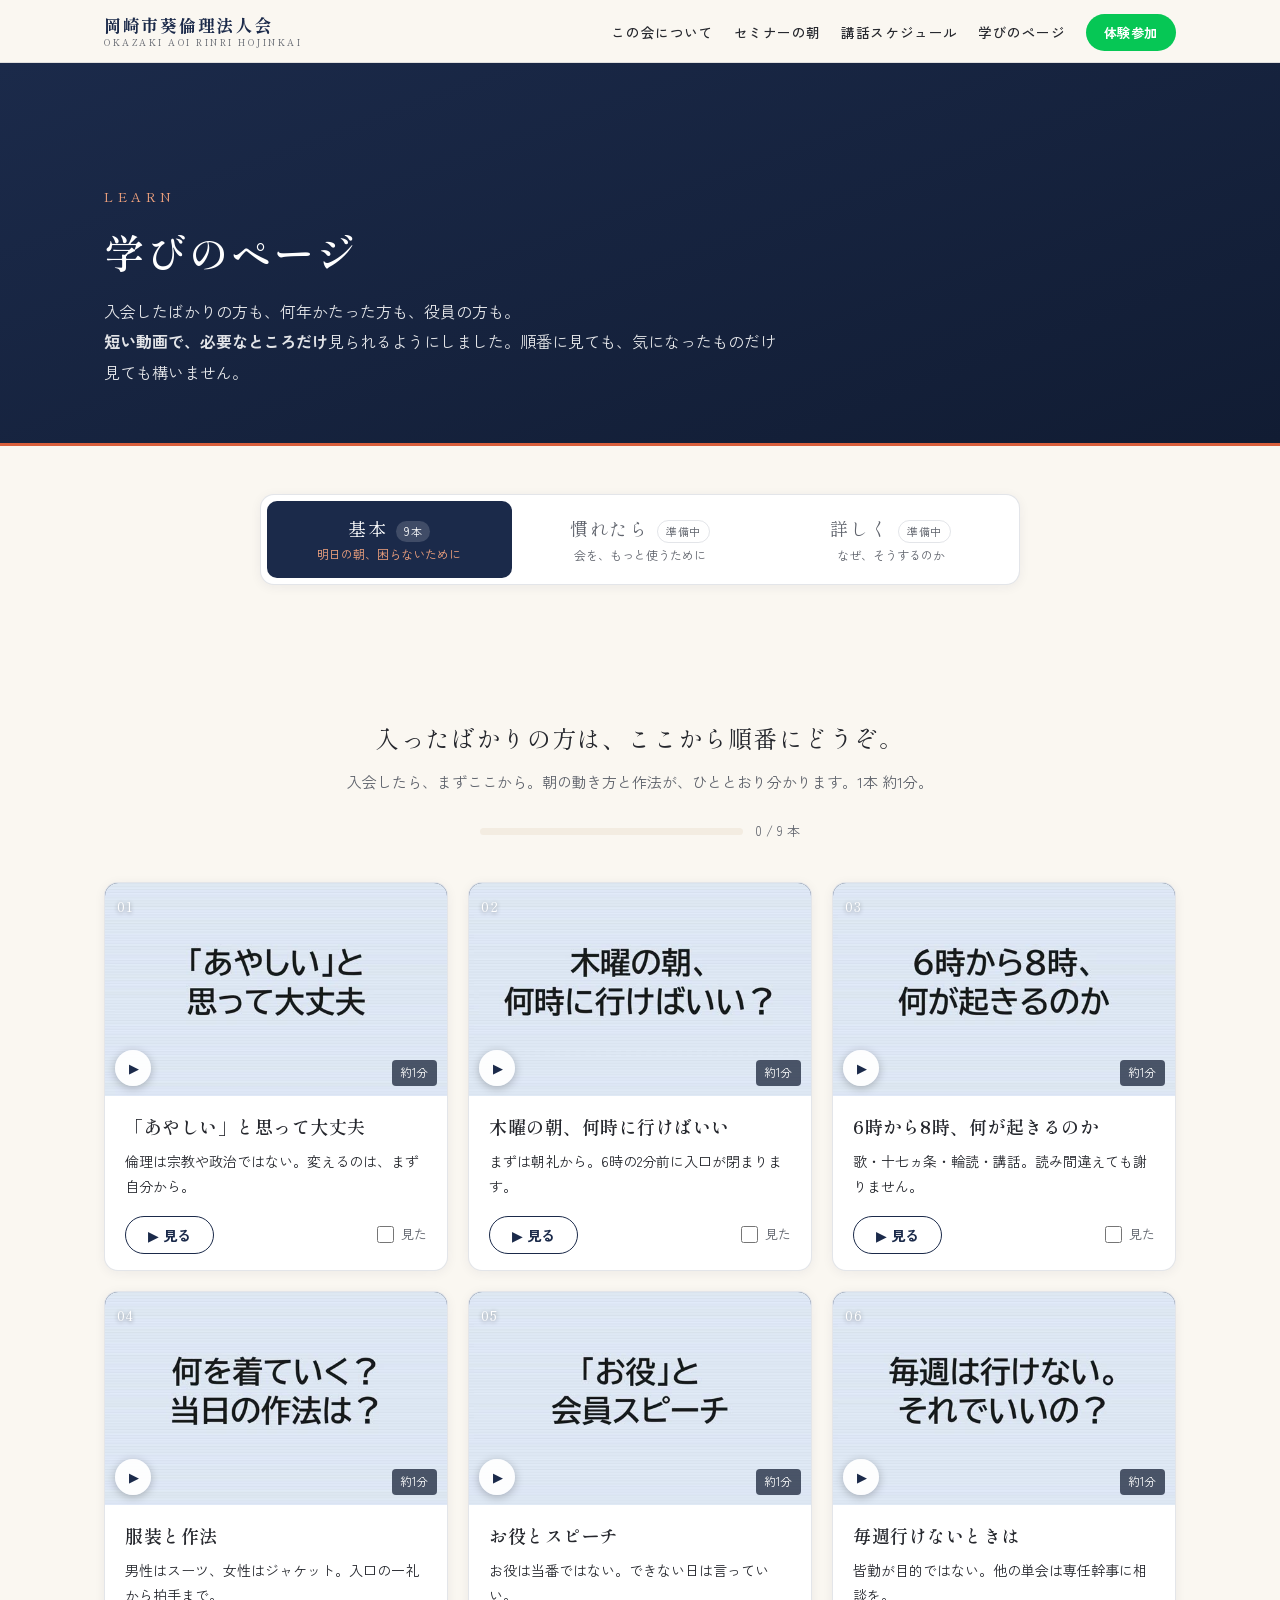
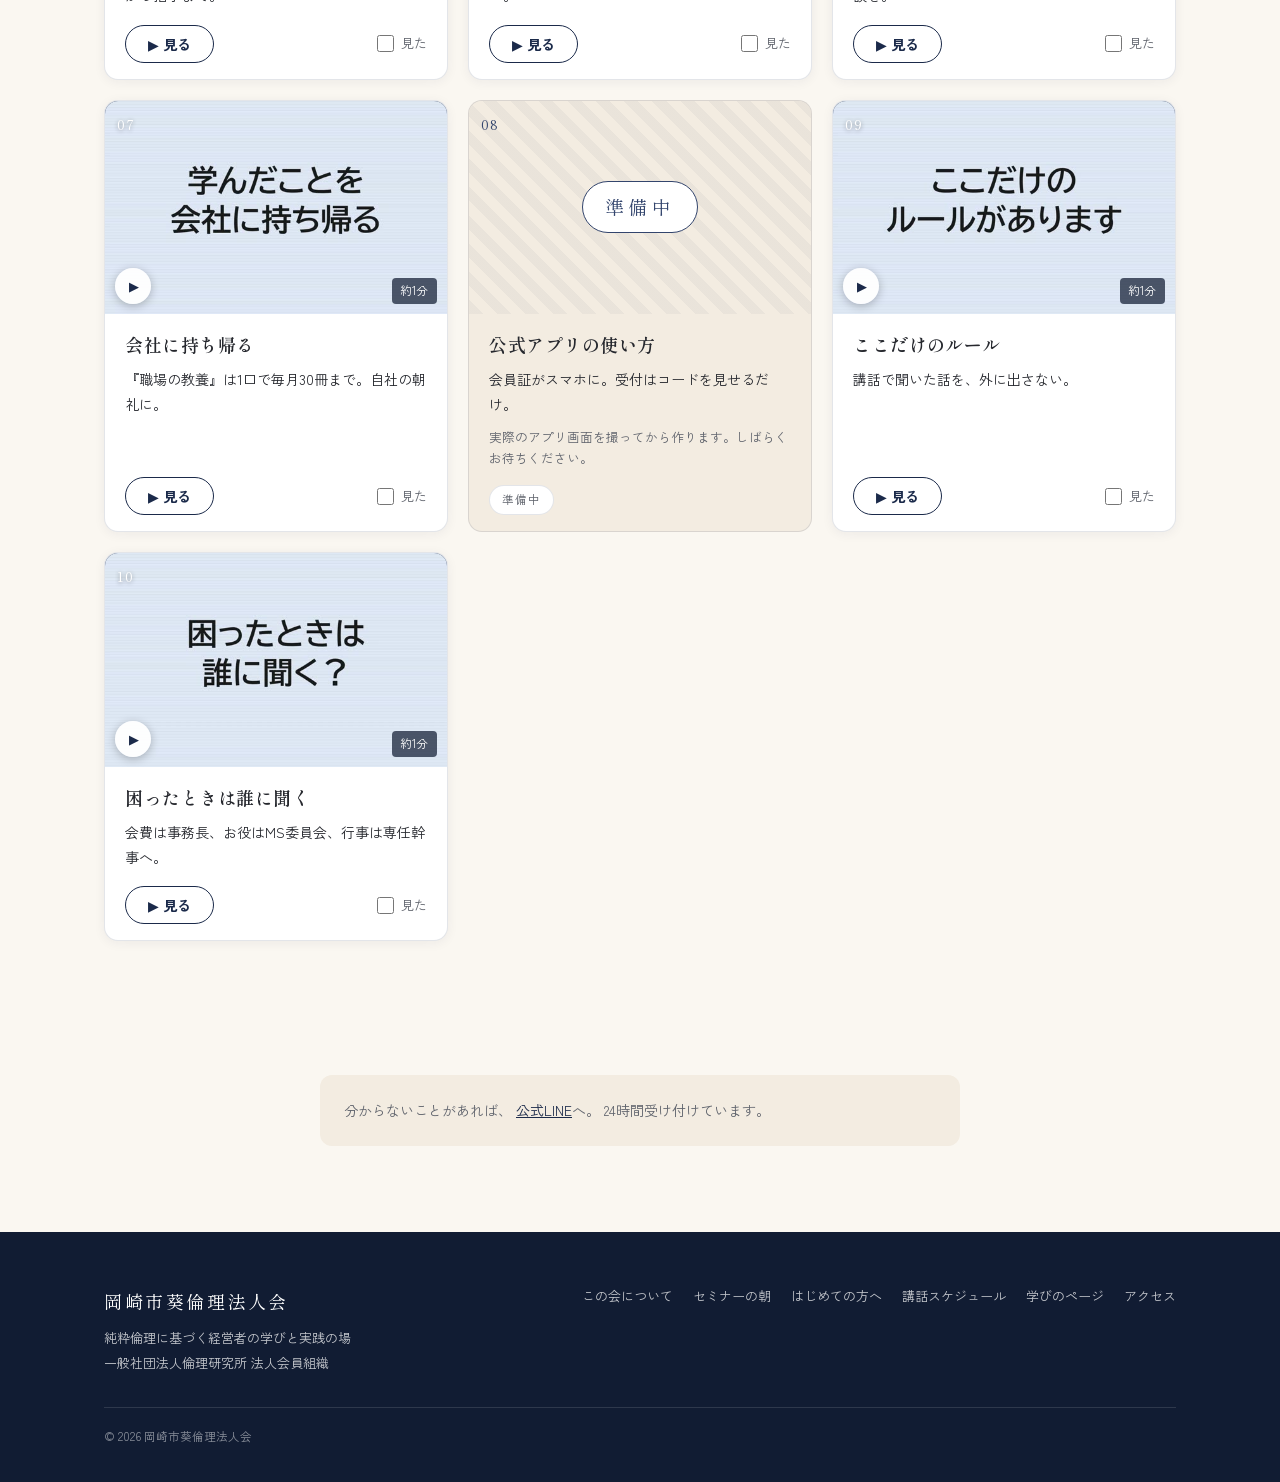
<file: learn.html>
<!DOCTYPE html>
<html lang="ja">
<head>
<meta charset="UTF-8">
<meta name="viewport" content="width=device-width, initial-scale=1.0">
<title>学びのページ｜岡崎市葵倫理法人会</title>
<meta name="description" content="岡崎市葵倫理法人会の会員向け学習ページ。基本・慣れたら・詳しくの3段階に分けた短い動画で、朝の動き方から会の成り立ちまで学べます。">
<meta name="theme-color" content="#1b2a4a">
<link rel="canonical" href="https://okazaki-aoi.vercel.app/learn.html">
<link rel="icon" href="/favicon.svg" type="image/svg+xml">
<link rel="apple-touch-icon" href="/apple-touch-icon.png">
<meta name="robots" content="noindex">

<meta property="og:type" content="website">
<meta property="og:site_name" content="岡崎市葵倫理法人会">
<meta property="og:title" content="学びのページ｜岡崎市葵倫理法人会">
<meta property="og:description" content="基本・慣れたら・詳しく。短い動画で、朝の動き方から会の成り立ちまで。">
<meta property="og:url" content="https://okazaki-aoi.vercel.app/learn.html">
<meta property="og:image" content="https://okazaki-aoi.vercel.app/ogp.jpg">
<meta property="og:locale" content="ja_JP">

<link rel="preconnect" href="https://fonts.googleapis.com">
<link rel="preconnect" href="https://fonts.gstatic.com" crossorigin>
<link href="https://fonts.googleapis.com/css2?family=Shippori+Mincho+B1:wght@400;600;700&family=Zen+Kaku+Gothic+New:wght@400;500;700&display=swap" rel="stylesheet">
<link rel="stylesheet" href="css/style.css">
<link rel="stylesheet" href="css/learn.css">
</head>
<body>

<header>
  <div class="header-in">
    <a class="logo" href="index.html">岡崎市葵倫理法人会<small>OKAZAKI AOI RINRI HOJINKAI</small></a>
    <nav aria-label="メインメニュー">
      <button id="nav-toggle" class="nav-toggle" type="button" aria-expanded="false" aria-controls="nav-menu">
        <span></span><span></span><span></span>
        <em class="visually-hidden">メニューを開く</em>
      </button>
      <ul id="nav-menu">
        <li><a href="index.html#about">この会について</a></li>
        <li><a href="index.html#morning">セミナーの朝</a></li>
        <li><a href="index.html#schedule">講話スケジュール</a></li>
        <li><a href="learn.html">学びのページ</a></li>
        <li class="nav-cta"><a href="index.html#visit" class="btn-line">体験参加</a></li>
      </ul>
    </nav>
  </div>
</header>

<main id="top">

  <div class="lv-hero">
    <div class="wrap">
      <p class="eyebrow">LEARN</p>
      <h1>学びのページ</h1>
      <p>入会したばかりの方も、何年かたった方も、役員の方も。<br>
        <b>短い動画で、必要なところだけ</b>見られるようにしました。順番に見ても、気になったものだけ見ても構いません。</p>
    </div>
  </div>

  <section class="lv-page">
    <div class="wrap">
      <div id="lv-tabs" class="lv-tabs" role="tablist" aria-label="学びの段階"></div>
      <div id="lv-body"></div>

      <div class="lv-foot-note">
        <p>分からないことがあれば、
          <a data-line-url href="https://line.me/R/ti/p/@458vlpah" target="_blank" rel="noopener">公式LINE</a>へ。
          24時間受け付けています。</p>
      </div>
    </div>
  </section>

</main>

<footer>
  <div class="wrap">
    <div class="foot-grid">
      <div>
        <div class="foot-logo">岡崎市葵倫理法人会</div>
        <p>純粋倫理に基づく経営者の学びと実践の場<br>
          一般社団法人倫理研究所 法人会員組織</p>
      </div>
      <ul>
        <li><a href="index.html#about">この会について</a></li>
        <li><a href="index.html#morning">セミナーの朝</a></li>
        <li><a href="index.html#first">はじめての方へ</a></li>
        <li><a href="index.html#schedule">講話スケジュール</a></li>
        <li><a href="learn.html">学びのページ</a></li>
        <li><a href="index.html#access">アクセス</a></li>
      </ul>
    </div>
    <p class="copy">© <span id="v-year">2026</span> 岡崎市葵倫理法人会</p>
  </div>
</footer>

<script src="js/data.js" defer></script>
<script src="js/learn-data.js" defer></script>
<script src="js/learn.js" defer></script>
</body>
</html>
</file>
<file: css/style.css>
/* ============================================================
   岡崎市葵倫理法人会 公開サイト
   テーマ「夜明け」― 藍(夜明け前) → 曙(朝焼け)
   ============================================================ */
:root{
  --ai:#1b2a4a;          /* 藍 */
  --ai-deep:#111c33;
  --ai-soft:#33456d;
  --akebono:#d95f3c;     /* 曙（文字コントラスト確保のためやや濃く） */
  --akebono-lt:#e8704f;
  --akebono-soft:#f2a37e;
  --kinari:#faf7f1;      /* 生成り */
  --kinari-2:#f3ece1;
  --shiro:#ffffff;
  --sumi:#26282e;
  --hai:#5f636c;
  --keisen:rgba(27,42,74,.12);
  --line-green:#06c755;
  --serif:"Shippori Mincho B1", "Yu Mincho", serif;
  --sans:"Zen Kaku Gothic New", system-ui, sans-serif;
  --maxw:1120px;
  --header-h:70px;
  --sh-1:0 2px 12px rgba(27,42,74,.06);
  --sh-2:0 12px 34px rgba(27,42,74,.12);
}
*{margin:0;padding:0;box-sizing:border-box}
html{scroll-behavior:smooth;-webkit-text-size-adjust:100%}
@media (prefers-reduced-motion: reduce){
  html{scroll-behavior:auto}
  *,*::before,*::after{animation:none!important;transition:none!important}
}
body{
  font-family:var(--sans);color:var(--sumi);background:var(--kinari);
  line-height:1.9;font-size:16px;-webkit-font-smoothing:antialiased;
  overflow-wrap:break-word;word-break:normal;
}
img{max-width:100%;display:block}
a{color:var(--ai)}
a:focus-visible,button:focus-visible,summary:focus-visible{
  outline:3px solid var(--akebono);outline-offset:3px;border-radius:2px;
}
:target,section[id],main[id]{scroll-margin-top:calc(var(--header-h) + 12px)}
.wrap{max-width:var(--maxw);margin:0 auto;padding:0 24px}
section{padding:86px 0}
@media(max-width:680px){section{padding:60px 0}}
.eyebrow{
  font-family:var(--serif);color:var(--akebono);
  font-size:13px;letter-spacing:.35em;margin-bottom:12px;
}
h2{
  font-family:var(--serif);font-size:clamp(25px,3.4vw,34px);font-weight:600;
  letter-spacing:.08em;line-height:1.5;margin-bottom:14px;
}
h2 + .lead,h2 + .sched-note{margin-bottom:34px}
.lead{max-width:720px;color:var(--sumi)}
.lead b{font-weight:700}
.visually-hidden{
  position:absolute;width:1px;height:1px;padding:0;margin:-1px;
  overflow:hidden;clip:rect(0 0 0 0);white-space:nowrap;border:0;
}
.skip{
  position:absolute;left:-9999px;top:0;z-index:100;
  background:var(--ai);color:#fff;padding:12px 20px;text-decoration:none;
}
.skip:focus{left:0}

/* ============================================================
   ヘッダー
   ============================================================ */
header{
  position:sticky;top:0;z-index:60;
  background:rgba(250,247,241,.94);backdrop-filter:blur(10px);
  border-bottom:1px solid var(--keisen);
}
.header-in{
  max-width:var(--maxw);margin:0 auto;padding:13px 24px;
  display:flex;align-items:center;justify-content:space-between;gap:16px;
}
.logo{
  font-family:var(--serif);font-weight:700;font-size:17px;letter-spacing:.1em;
  color:var(--ai);text-decoration:none;line-height:1.4;white-space:nowrap;
}
.logo small{display:block;font-size:9px;letter-spacing:.28em;color:var(--hai);font-weight:400}
nav ul{display:flex;gap:22px;list-style:none;align-items:center}
nav a{text-decoration:none;font-size:13.5px;font-weight:500;color:var(--sumi);letter-spacing:.04em}
nav a:hover{color:var(--akebono)}
.btn-line{
  background:var(--line-green);color:#fff!important;
  padding:9px 18px;border-radius:999px;font-weight:700;font-size:13px;
}
.btn-line:hover{opacity:.85}
.nav-toggle{display:none;background:none;border:0;cursor:pointer;padding:8px;width:44px;height:44px}
.nav-toggle span{display:block;height:2px;background:var(--ai);margin:5px 0;border-radius:2px;transition:.2s}
.nav-toggle[aria-expanded="true"] span:nth-child(1){transform:translateY(7px) rotate(45deg)}
.nav-toggle[aria-expanded="true"] span:nth-child(2){opacity:0}
.nav-toggle[aria-expanded="true"] span:nth-child(3){transform:translateY(-7px) rotate(-45deg)}
@media(max-width:1040px){
  .nav-toggle{display:block}
  nav ul{
    position:absolute;top:100%;right:0;left:0;
    flex-direction:column;align-items:stretch;gap:0;
    background:var(--kinari);border-bottom:1px solid var(--keisen);
    box-shadow:var(--sh-2);
    max-height:0;overflow:hidden;transition:max-height .25s ease;
  }
  nav ul.is-open{max-height:70vh;overflow:auto}
  nav ul li{border-top:1px solid var(--keisen)}
  nav ul a{display:block;padding:15px 24px;font-size:15px}
  .nav-cta{padding:14px 24px}
  .nav-cta a{text-align:center;border-radius:999px}
}

/* ============================================================
   ヒーロー
   ============================================================ */
.hero{
  position:relative;min-height:min(74vh,640px);
  display:flex;align-items:stretch;color:#fff;overflow:hidden;
  background:var(--ai-deep);
}
.hero::before{
  content:"";position:absolute;inset:0;
  background:
    linear-gradient(180deg, rgba(17,28,51,.86) 0%, rgba(17,28,51,.52) 45%, rgba(27,42,74,.66) 100%),
    url("../img/hero-dawn.jpg") center 62% / cover no-repeat;
}
.hero::after{content:"";position:absolute;left:0;right:0;bottom:0;height:6px;background:var(--akebono-lt)}
.hero-in{
  position:relative;z-index:1;
  max-width:var(--maxw);margin:0 auto;padding:72px 24px 64px;width:100%;
  display:flex;justify-content:space-between;align-items:center;gap:48px;
}
.hero-copy{max-width:600px}
.hero-copy h1{
  font-family:var(--serif);
  font-size:clamp(30px,4.4vw,50px);font-weight:600;
  letter-spacing:.1em;line-height:1.55;
  text-shadow:0 2px 20px rgba(17,28,51,.75);
}
.hero-copy h1 span{color:var(--akebono-soft)}
.hero-sub{
  margin-top:22px;padding-top:20px;font-size:14px;letter-spacing:.1em;
  color:rgba(255,255,255,.9);border-top:1px solid rgba(255,255,255,.28);
  display:inline-block;
}
.hero-card{
  background:rgba(250,247,241,.97);color:var(--sumi);border-radius:14px;
  padding:26px 30px;max-width:392px;width:100%;box-shadow:0 20px 54px rgba(17,28,51,.45);
}
.hero-card .label{
  font-family:var(--serif);font-size:12px;letter-spacing:.3em;color:var(--akebono);margin-bottom:10px;
}
.hero-card .nx-date{
  font-family:var(--serif);font-size:40px;font-weight:700;color:var(--ai);
  line-height:1.15;letter-spacing:.02em;
}
.hero-card .nx-date span{
  display:inline-block;font-family:var(--sans);font-size:13px;font-weight:500;
  color:var(--hai);letter-spacing:.04em;margin-left:8px;vertical-align:6px;
}
.hero-card .nx-theme{
  font-family:var(--serif);font-size:17px;font-weight:600;line-height:1.6;
  margin:12px 0 4px;padding-top:12px;border-top:1px solid var(--keisen);
}
.hero-card .nx-tbd{font-family:var(--sans);font-size:13.5px;font-weight:400;color:var(--hai)}
.hero-card .nx-venue{font-size:12.5px;color:var(--hai);margin-bottom:18px}
.btn{
  display:inline-block;text-align:center;text-decoration:none;font-weight:700;
  letter-spacing:.06em;border-radius:999px;padding:13px 26px;font-size:15px;
  transition:transform .15s ease,opacity .15s ease;
}
.btn:hover{transform:translateY(-2px);opacity:.92}
.btn-primary{background:var(--akebono);color:#fff!important;width:100%}
@media(max-width:900px){
  .hero{min-height:auto}
  .hero-in{flex-direction:column;align-items:stretch;padding:52px 24px 44px;gap:28px}
  .hero-copy h1{line-height:1.5;letter-spacing:.06em;font-size:clamp(28px,8vw,40px)}
  .hero-card{max-width:100%}
}

/* ============================================================
   事実の帯
   ============================================================ */
.facts{background:var(--shiro);border-bottom:1px solid var(--keisen)}
.facts-in{display:grid;grid-template-columns:repeat(4,1fr);gap:8px;padding-top:26px;padding-bottom:26px}
.facts-in > div{text-align:center;padding:6px 10px}
.facts-in > div + div{border-left:1px solid var(--keisen)}
.facts b{
  display:block;font-family:var(--serif);font-size:clamp(17px,2vw,21px);
  font-weight:700;color:var(--ai);letter-spacing:.04em;line-height:1.5;
}
.facts b i{font-style:normal}
.facts span{display:block;font-size:11.5px;color:var(--hai);line-height:1.6;margin-top:2px}
@media(max-width:680px){
  .facts-in{grid-template-columns:1fr 1fr;gap:0}
  .facts-in > div{padding:14px 8px;border-top:1px solid var(--keisen)}
  .facts-in > div:nth-child(-n+2){border-top:0}
  .facts-in > div:nth-child(odd){border-left:0}
}

/* ============================================================
   この会について
   ============================================================ */
.chair{display:grid;grid-template-columns:300px 1fr;gap:42px;align-items:start;margin:26px 0 60px}
.chair-photo{margin:0}
.chair-photo img{border-radius:12px;box-shadow:var(--sh-2);width:100%;height:auto}
.chair-photo figcaption{
  font-family:var(--serif);font-size:15px;font-weight:600;letter-spacing:.06em;
  margin-top:14px;line-height:1.6;
}
.chair-photo figcaption small{display:block;font-family:var(--sans);font-size:12px;color:var(--hai);font-weight:400}
.chair-text p{margin-bottom:18px}
.chair-text p:last-child{margin-bottom:0}
.chair-note{font-size:12.5px;color:var(--hai);border-left:3px solid var(--keisen);padding-left:14px}
@media(max-width:820px){
  .chair{grid-template-columns:1fr;gap:24px;margin-bottom:44px}
  .chair-photo{max-width:240px}
}
.pillars{display:grid;grid-template-columns:repeat(3,1fr);gap:20px}
.pillar{background:var(--shiro);border-radius:12px;padding:28px 26px;border-top:4px solid var(--ai);box-shadow:var(--sh-1)}
.pillar:nth-child(2){border-top-color:var(--akebono)}
.pillar:nth-child(3){border-top-color:#8a93b8}
.pillar h3{font-family:var(--serif);font-size:19px;font-weight:600;letter-spacing:.1em;margin-bottom:10px}
.pillar p{font-size:14px;color:var(--hai)}
@media(max-width:820px){.pillars{grid-template-columns:1fr}}

/* ============================================================
   モーニングセミナーの朝
   ============================================================ */
.morning{background:var(--ai);color:#fff}
.morning .eyebrow{color:var(--akebono-soft)}
.morning .lead{color:rgba(255,255,255,.88)}
.morning .lead b{color:#fff}
.timeline{margin-top:12px;display:grid;gap:0}
.tl-row{
  display:grid;grid-template-columns:110px 1fr;gap:26px;
  padding:22px 0;border-bottom:1px solid rgba(255,255,255,.16);
}
.tl-row:first-child{border-top:1px solid rgba(255,255,255,.16)}
.tl-main{background:rgba(255,255,255,.05);border-radius:10px;padding:22px 18px;margin:0 -18px}
.tl-time{font-family:var(--serif);font-size:26px;font-weight:600;color:var(--akebono-soft);letter-spacing:.04em}
.tl-body h3{font-size:16px;font-weight:700;letter-spacing:.06em;margin-bottom:4px}
.tl-body p{font-size:13.5px;color:rgba(255,255,255,.78)}
.tl-body p b{color:#fff}
.tl-note{font-size:13.5px;color:rgba(255,255,255,.82);margin-top:18px;max-width:46em}
@media(max-width:560px){
  .tl-row{grid-template-columns:76px 1fr;gap:14px}
  .tl-time{font-size:20px}
  .tl-main{margin:0 -12px;padding:20px 12px}
}

/* ============================================================
   はじめての方へ
   ============================================================ */
.worries{display:grid;grid-template-columns:repeat(3,1fr);gap:18px}
.worry{background:var(--shiro);border:1px solid var(--keisen);border-radius:12px;padding:24px 24px 22px}
.worry h3{
  font-family:var(--serif);font-size:16.5px;font-weight:600;letter-spacing:.04em;
  line-height:1.6;margin-bottom:8px;padding-left:26px;position:relative;
}
.worry h3::before{
  content:"Q";position:absolute;left:0;top:0;
  font-size:15px;color:var(--akebono);font-weight:700;letter-spacing:0;
}
.worry p{font-size:13.5px;color:var(--hai)}
@media(max-width:920px){.worries{grid-template-columns:1fr 1fr}}
@media(max-width:620px){.worries{grid-template-columns:1fr}}

/* ============================================================
   講話スケジュール
   ============================================================ */
.sched-note{font-size:13px;color:var(--hai);max-width:720px}
.sched{display:grid;gap:12px}
/* 次回（最初の開催回）。並び順は日付のまま、見た目だけ強調する */
.sched-item.is-next{
  border:2px solid var(--akebono);box-shadow:var(--sh-2);padding:24px 26px;
}
/* .sched-date span より詳細度を上げる（同色になって文字が消えるのを防ぐ） */
.sched-date .sn-badge{
  display:inline-block;background:var(--akebono);color:#fff;font-family:var(--sans);
  font-size:11px;font-weight:700;letter-spacing:.16em;line-height:1.6;
  border-radius:999px;padding:2px 12px;margin-bottom:6px;
}
.is-next .sched-date b{font-size:28px}
.is-next .sched-body .theme{font-size:19px}
.name-lg{font-size:21px!important}
@media(max-width:680px){
  .is-next .sched-date b{font-size:24px}
  .name-lg{font-size:19px!important}
}
.sched-item{
  background:var(--shiro);border-radius:12px;border:1px solid var(--keisen);
  display:grid;grid-template-columns:130px 1fr auto;gap:20px;align-items:center;padding:20px 24px;
}
.sched-date{font-family:var(--serif);border-right:1px solid var(--keisen);padding-right:18px}
.sched-date b{font-size:23px;color:var(--ai);display:block;line-height:1.3}
.sched-date span{font-size:12px;color:var(--akebono);letter-spacing:.08em}
.sched-body .theme{font-family:var(--serif);font-size:17px;font-weight:600;letter-spacing:.03em;line-height:1.6}
.sched-body .subtitle{font-size:13px;margin-top:3px}
.sched-body .affiliation{font-size:12px;color:var(--hai);margin-top:8px;line-height:1.6}
.sched-body .speaker{margin-top:2px}
.sched-body .speaker .ruby{display:block;font-size:11px;color:var(--hai);letter-spacing:.14em;line-height:1.2}
.sched-body .speaker .name{
  display:block;font-family:var(--serif);font-size:19px;font-weight:700;color:var(--ai);
  letter-spacing:.06em;line-height:1.45;
}
.sched-body .kai-role{font-size:12.5px;color:var(--akebono);font-weight:600;margin-top:3px}
.sched-body .venue{font-size:12px;color:var(--akebono);margin-top:6px}
.talk-sep{border:0;border-top:1px dashed rgba(27,42,74,.22);margin:14px 0}
/* チラシから切り出した講話案内 */
/* 元画像がチラシ由来で最大540px程度。引き伸ばすとぼけるので上限を natural width に合わせる */
.talk-img{
  width:100%;max-width:540px;height:auto;border-radius:8px;
  border:1px solid var(--keisen);background:#fff;
}
/* 休会の週 */
.sched-item.is-closed{background:#f2efe8;border-style:dashed;grid-template-columns:130px 1fr}
.is-closed .sched-date b,.is-closed .sched-date span{color:var(--hai)}
.closed-label{font-family:var(--serif);font-size:19px;font-weight:600;color:var(--hai);letter-spacing:.1em}
.closed-note{font-size:13px;color:var(--hai)}
@media(max-width:680px){.sched-item.is-closed{grid-template-columns:1fr}}
.sched-tabs{display:flex;gap:9px;flex-wrap:wrap;margin-bottom:18px}
.sched-tab-btn{
  font-family:var(--serif);font-size:15px;font-weight:600;letter-spacing:.08em;
  color:var(--ai);background:var(--shiro);cursor:pointer;
  border:1px solid rgba(27,42,74,.18);border-radius:999px;padding:8px 22px;
  transition:background .15s ease,color .15s ease,border-color .15s ease;
}
.sched-tab-btn:hover{border-color:var(--akebono);color:var(--akebono)}
.sched-tab-btn.is-active{background:var(--ai);color:#fff;border-color:var(--ai)}
.sched-tag{
  font-size:11px;letter-spacing:.1em;color:var(--akebono);
  border:1px solid var(--akebono);border-radius:999px;padding:4px 12px;white-space:nowrap;
}
.sched-item[hidden]{display:none}
.sched-empty{
  background:var(--shiro);border:1px solid var(--keisen);border-radius:12px;
  padding:30px 28px;font-size:14.5px;
}
.sched-empty p{margin-bottom:10px}
.sched-empty .btn{max-width:340px;margin-top:8px}
@media(max-width:680px){
  .sched-item{grid-template-columns:1fr;gap:10px}
  .sched-date{border-right:none;border-bottom:1px solid var(--keisen);padding:0 0 10px}
  .sched-tag{justify-self:start}
}

/* ============================================================
   特別行事
   ============================================================ */
.events{background:linear-gradient(180deg,var(--kinari) 0%,var(--kinari-2) 100%)}
.ev-list{display:grid;grid-template-columns:repeat(2,1fr);gap:20px}
.ev{background:var(--shiro);border:1px solid var(--keisen);border-radius:12px;padding:26px 28px}
.ev-feat{border:2px solid var(--ai);box-shadow:var(--sh-2)}
.ev-date{font-family:var(--serif);font-size:15px;color:var(--akebono);letter-spacing:.06em;margin-bottom:4px}
.ev h3{font-family:var(--serif);font-size:22px;font-weight:600;letter-spacing:.06em;margin-bottom:10px}
.ev p{font-size:13.5px;color:var(--hai)}
.ev-meta{display:grid;grid-template-columns:auto 1fr;gap:2px 14px;margin-top:14px;font-size:12.5px}
.ev-meta dt{color:var(--akebono);letter-spacing:.1em}
.ev-meta dd{color:var(--hai)}
@media(max-width:820px){.ev-list{grid-template-columns:1fr}}

/* ============================================================
   活動報告
   ============================================================ */
.reports{display:grid;grid-template-columns:repeat(3,1fr);gap:20px}
.report{
  background:var(--shiro);border-radius:12px;overflow:hidden;border:1px solid var(--keisen);
  text-decoration:none;color:var(--sumi);transition:transform .15s ease,box-shadow .15s ease;
}
a.report:hover{transform:translateY(-3px);box-shadow:var(--sh-2)}
.report .thumb{height:158px;overflow:hidden}
.report .thumb img{width:100%;height:100%;object-fit:cover}
/* 写真も挿絵も無いときの受け皿。
   グラデーションはやめた（生成AIらしく見えるため・2026/9/7）。
   生成り地に藍の細い罫線だけ。 */
.report .thumb-ph{
  background:var(--kinari-2);
  display:flex;align-items:center;justify-content:center;
  border-bottom:1px solid var(--keisen);
}
.report .thumb-ph span{
  font-family:var(--serif);color:var(--ai-soft);font-size:13px;letter-spacing:.22em;
  padding:9px 0;border-top:1px solid var(--ai-soft);border-bottom:1px solid var(--ai-soft);
}
.report .body{padding:20px 22px}
.report .date{font-size:12px;color:var(--akebono);letter-spacing:.1em;margin-bottom:6px}
.report h3{font-family:var(--serif);font-size:16px;font-weight:600;line-height:1.6}
.report p{font-size:14px;color:var(--hai);margin-top:8px}
@media(max-width:820px){.reports{grid-template-columns:1fr}}

/* ============================================================
   体験参加
   ============================================================ */
.visit{background:linear-gradient(180deg,var(--kinari-2) 0%,#ece3d5 100%)}
.visit-grid{display:grid;grid-template-columns:1.15fr .85fr;gap:44px;align-items:start}
.steps{counter-reset:step;display:grid;gap:0}
.step{display:grid;grid-template-columns:54px 1fr;gap:18px;padding:20px 0;border-bottom:1px solid var(--keisen)}
.step::before{
  counter-increment:step;content:counter(step);
  font-family:var(--serif);font-size:24px;color:var(--akebono);
  border:1px solid var(--akebono);border-radius:50%;
  width:46px;height:46px;display:flex;align-items:center;justify-content:center;
}
.step h3{font-size:16px;font-weight:700;letter-spacing:.04em}
.step p{font-size:13.5px;color:var(--hai);margin-top:2px}
.line-box{
  background:var(--shiro);border-radius:16px;padding:30px;border:1px solid var(--keisen);
  text-align:center;box-shadow:var(--sh-2);position:sticky;top:calc(var(--header-h) + 20px);
}
.line-box .badge{
  display:inline-block;background:var(--line-green);color:#fff;font-size:12px;font-weight:700;
  letter-spacing:.1em;border-radius:999px;padding:5px 16px;margin-bottom:12px;
}
.line-box h3{font-family:var(--serif);font-size:18px;font-weight:600;margin-bottom:14px}
.line-box p{font-size:13px;color:var(--hai);margin-bottom:18px;text-align:left}
.qr{
  width:180px;height:180px;margin:0 auto 16px;border:1px solid var(--keisen);border-radius:12px;
  display:flex;align-items:center;justify-content:center;background:#fff;padding:10px;overflow:hidden;
}
.qr img{width:100%;height:100%;object-fit:contain}
.btn-line-big{background:var(--line-green);color:#fff!important;width:100%}
.line-tel{
  font-size:12.5px;color:var(--hai);text-align:center!important;
  margin:18px 0 0!important;padding-top:16px;border-top:1px solid var(--keisen);
}
.line-tel a{font-family:var(--serif);font-size:19px;font-weight:700;color:var(--ai);text-decoration:none;letter-spacing:.04em}
.tel-note{display:block;font-size:11.5px}
@media(max-width:900px){
  .visit-grid{grid-template-columns:1fr;gap:30px}
  .line-box{position:static}
}

/* ============================================================
   よくある質問
   ============================================================ */
.faq details{background:var(--shiro);border-radius:10px;margin-bottom:10px;border:1px solid var(--keisen)}
.faq summary{
  cursor:pointer;list-style:none;padding:17px 22px;font-weight:700;font-size:15px;
  letter-spacing:.03em;display:flex;justify-content:space-between;align-items:center;gap:14px;
}
.faq summary::-webkit-details-marker{display:none}
.faq summary::after{content:"+";font-family:var(--serif);font-size:22px;color:var(--akebono);flex-shrink:0}
.faq details[open] summary::after{content:"−"}
.faq .a{padding:0 22px 20px;font-size:14.5px;color:var(--hai);max-width:44em}
.faq summary{font-size:15.5px}

/* ============================================================
   アクセス・フッター
   ============================================================ */
.access-grid{display:grid;grid-template-columns:1fr 1fr;gap:32px}
.access-card{background:var(--shiro);border-radius:12px;padding:28px;border:1px solid var(--keisen)}
.access-card dt{font-size:11.5px;color:var(--akebono);letter-spacing:.15em;margin-top:16px}
.access-card dt:first-of-type{margin-top:0}
.access-card dd{font-size:15px;margin-top:2px}
.access-card dd small{font-size:12px;color:var(--hai);line-height:1.7;display:block;margin-top:2px}
.officers{display:grid;gap:6px;font-size:14px}
.officers span{display:block}
.officers small{display:block;font-size:11.5px;color:var(--hai);line-height:1.5}
.map-ph{
  border-radius:12px;min-height:300px;overflow:hidden;border:1px solid var(--keisen);
  background:repeating-linear-gradient(45deg,#ece5d8 0 12px,#f3ece1 12px 24px);
}
.map-ph iframe{width:100%;height:100%;min-height:300px;border:0;display:block}
@media(max-width:820px){.access-grid{grid-template-columns:1fr}}
footer{background:var(--ai-deep);color:rgba(255,255,255,.75);padding:52px 0 34px;font-size:13px}
footer .foot-logo{font-family:var(--serif);color:#fff;font-size:18px;letter-spacing:.14em;margin-bottom:8px}
footer .foot-grid{display:flex;justify-content:space-between;gap:30px;flex-wrap:wrap}
footer ul{list-style:none;display:flex;gap:20px;flex-wrap:wrap;align-content:flex-start}
footer a{color:rgba(255,255,255,.75);text-decoration:none}
footer a:hover{color:var(--akebono-soft)}
footer .copy{margin-top:32px;border-top:1px solid rgba(255,255,255,.12);padding-top:18px;font-size:11.5px;color:rgba(255,255,255,.5)}

/* ============================================================
   モバイル固定CTA
   ============================================================ */
.cta-bar{display:none}
@media(max-width:900px){
  .cta-bar{
    display:grid;grid-template-columns:1fr 1fr;gap:10px;
    position:fixed;left:0;right:0;bottom:0;z-index:55;
    padding:10px 14px calc(10px + env(safe-area-inset-bottom));
    background:rgba(250,247,241,.96);backdrop-filter:blur(10px);
    border-top:1px solid var(--keisen);
  }
  .cta-bar .btn{padding:12px 10px;font-size:14px;width:100%}
  footer{padding-bottom:96px}
}



/* ============================================================
   読みやすさの調整（2026/9/7）
   日本語は1行 35〜45文字が読みやすい。幅の広い画面で行が
   80文字を超えていたところに上限を入れた。
   ============================================================ */
.lead{max-width:44em}
.about-text p,.chairman-msg p,.first-lead,.sched-note{max-width:44em}
.report h3{font-size:16.5px}
.report .body{padding:20px 22px 22px}
@media(min-width:1041px){
  #nav-menu{gap:clamp(14px,1.6vw,26px)}
}
</file>
<file: guest/style.css>
/* ============================================================
   ゲスト様の入力フォーム
   会場で、初めての方が、スマホで書く。それだけを想定した画面。
   ============================================================ */
:root{
  --ai:#1b2a4a; --akebono:#c9502f; --kinari:#faf7f1;
  --hai:#6b7280; --keisen:#dcdfe5; --shiro:#fff;
  --serif:"Shippori Mincho B1",serif; --sans:"Zen Kaku Gothic New",system-ui,sans-serif;
}
*{box-sizing:border-box}
html,body{margin:0;background:var(--kinari);color:#1a1a1a;font-family:var(--sans);
  font-size:16px;line-height:1.7;-webkit-text-size-adjust:100%}
.card{max-width:560px;margin:0 auto;background:var(--kinari);min-height:100vh}

.head{background:var(--ai);color:#fff;padding:28px 22px 24px}
.kai{margin:0 0 6px;font-size:10px;letter-spacing:.22em;color:#c3cddf}
.head h1{margin:0;font-family:var(--serif);font-size:21px;font-weight:600;letter-spacing:.05em}
.lead{margin:12px 0 0;font-size:13px;line-height:1.8;color:#dbe2ee}

.form{padding:24px 22px 32px}
.field{display:block;margin-bottom:20px}
.label{display:block;font-family:var(--serif);font-size:14px;font-weight:600;margin-bottom:7px}
.label em{font-style:normal;font-size:10px;font-weight:700;letter-spacing:.06em;
  border-radius:5px;padding:2px 7px;margin-left:7px;vertical-align:2px;color:#fff;background:var(--akebono)}
.label em.opt{background:#aab0ba}
input[type=text],select,textarea{
  width:100%;padding:13px 14px;font-family:inherit;font-size:16px;color:inherit;
  background:var(--shiro);border:1px solid var(--keisen);border-radius:9px}
textarea{min-height:88px;resize:vertical}
input:focus,select:focus,textarea:focus{outline:2px solid var(--ai);outline-offset:1px}

.checks{border:0;margin:0 0 20px;padding:0}
.check{display:inline-flex;align-items:center;gap:8px;margin:0 8px 8px 0;cursor:pointer;
  border:1px solid var(--keisen);background:var(--shiro);border-radius:999px;padding:9px 15px 9px 12px;font-size:14px}
.check input{accent-color:var(--ai);width:17px;height:17px}

.btn{display:block;width:100%;margin-top:6px;padding:16px;
  font-family:inherit;font-size:16px;font-weight:700;color:#fff;background:var(--akebono);
  border:0;border-radius:10px;cursor:pointer;text-align:center;text-decoration:none}
.btn:disabled{background:#c9c9c9}
.btn.line{background:#06c755;margin-top:20px}

.note{margin:12px 0 0;font-size:14px;color:var(--akebono);min-height:1.2em}
.privacy{margin:18px 0 0;font-size:12px;line-height:1.8;color:var(--hai)}
.locked{margin:40px 22px;padding:20px;font-size:14px;color:var(--hai);
  background:var(--shiro);border:1px solid var(--keisen);border-radius:10px;text-align:center}

.done{padding:56px 24px;text-align:center}
.done .mark{width:64px;height:64px;margin:0 auto 18px;border-radius:50%;
  background:var(--ai);color:#fff;font-size:30px;line-height:64px}
.done h2{margin:0 0 12px;font-family:var(--serif);font-size:21px;font-weight:600}
.done p{margin:0 0 8px;font-size:15px}
.done-lead{margin-top:20px!important;font-size:15px;line-height:1.9}
.done-note{margin-top:22px!important;font-size:13px;line-height:1.9;color:var(--hai)}

[hidden]{display:none!important}

/* 罠の欄。人には見えない位置に置く（display:none だと埋めない機械がいる） */
.hp{position:absolute;left:-9999px;width:1px;height:1px;opacity:0;pointer-events:none}
</file>
<file: line/liff-guests/css/style.css>
/* ============================================================
   ゲスト進捗ボード（LIFF）
   朝のMS直後に、片手で見て・押して・閉じられることだけを狙った画面。
   ============================================================ */

:root {
  --ai: #1b2a4a;          /* 藍 */
  --akebono: #c9502f;     /* 曙 */
  --kinari: #faf7f1;      /* 生成り */
  --hai: #6b7280;         /* 灰 */
  --keisen: #dcdfe5;      /* 罫線 */
  --sans: "Zen Kaku Gothic New", system-ui, sans-serif;
}

* { box-sizing: border-box; }

html, body {
  margin: 0;
  background: var(--kinari);
  color: #1a1a1a;
  font-family: var(--sans);
  font-size: 16px;
  line-height: 1.6;
  -webkit-text-size-adjust: 100%;
}

/* ---- ヘッダー ---- */
.bar {
  position: sticky; top: 0; z-index: 20;
  background: var(--ai); color: #fff;
  box-shadow: 0 2px 10px rgba(17, 28, 51, .18);
}
.bar-in { max-width: 720px; margin: 0 auto; padding: 12px 16px; }
.bar h1 { margin: 0; font-size: 17px; font-weight: 700; letter-spacing: .06em; }
.who { margin: 2px 0 0; font-size: 12px; color: #c3cddf; }

/* ---- 絞り込みタブ ---- */
.tabs {
  position: sticky; top: 56px; z-index: 19;
  display: flex; gap: 6px;
  max-width: 720px; margin: 0 auto; padding: 10px 16px;
  background: var(--kinari);
  border-bottom: 1px solid var(--keisen);
}
.tab {
  flex: 1 1 0;
  padding: 9px 4px;
  font-family: inherit; font-size: 13px; font-weight: 700;
  color: var(--ai); background: #fff;
  border: 1px solid var(--keisen); border-radius: 999px;
  cursor: pointer;
}
.tab.is-on { color: #fff; background: var(--ai); border-color: var(--ai); }

/* ---- 一覧 ---- */
.wrap { max-width: 720px; margin: 0 auto; padding: 14px 16px 80px; }
.msg { margin: 8px 2px; font-size: 14px; color: var(--hai); }
.list { display: grid; gap: 10px; }

.card {
  background: #fff;
  border: 1px solid var(--keisen);
  border-radius: 10px;
  overflow: hidden;
}
.card.is-open { border-color: var(--ai); box-shadow: 0 3px 14px rgba(17, 28, 51, .12); }

.card-head {
  display: flex; align-items: flex-start; gap: 10px;
  width: 100%; padding: 12px 14px;
  text-align: left; font-family: inherit;
  background: none; border: 0; cursor: pointer;
}
.card-main { flex: 1 1 auto; min-width: 0; }
.nm { font-size: 16px; font-weight: 700; letter-spacing: .02em; }
.sub { margin-top: 2px; font-size: 12px; color: var(--hai); overflow-wrap: anywhere; }

.badge {
  flex: 0 0 auto;
  padding: 3px 10px; border-radius: 999px;
  font-size: 11px; font-weight: 700; white-space: nowrap;
  color: #fff; background: var(--hai);
}
.badge[data-s="声かけ中"]   { background: #8a8f98; }
.badge[data-s="参加予定"]   { background: #2f6f9f; }
.badge[data-s="参加した"]   { background: #2e7d5b; }
.badge[data-s="2回目以降"] { background: #1b2a4a; }
.badge[data-s="入会"]       { background: var(--akebono); }
.badge[data-s="見送り"]     { background: #b9bfc9; }
.badge[data-s=""]           { background: #c4c8ce; }

/* ---- 展開部 ---- */
.body { padding: 0 14px 14px; border-top: 1px dashed var(--keisen); }
.body[hidden] { display: none; }
.sec { display: block; margin-top: 12px; }
.sec > .lbl {
  display: block; margin-bottom: 6px;
  font-size: 12px; font-weight: 700; color: var(--ai); letter-spacing: .06em;
}
.picks { display: flex; flex-wrap: wrap; gap: 6px; }
.pick {
  padding: 9px 12px;
  font-family: inherit; font-size: 13px; font-weight: 700;
  color: var(--ai); background: #fff;
  border: 1px solid var(--keisen); border-radius: 999px;
  cursor: pointer;
}
.pick.is-on { color: #fff; background: var(--ai); border-color: var(--ai); }

.body input[type="text"], .body textarea {
  width: 100%; padding: 10px 12px;
  font-family: inherit; font-size: 15px; color: inherit;
  background: #fff; border: 1px solid var(--keisen); border-radius: 8px;
}
.body textarea { min-height: 70px; resize: vertical; }

.save {
  width: 100%; margin-top: 14px; padding: 13px;
  font-family: inherit; font-size: 15px; font-weight: 700;
  color: #fff; background: var(--akebono);
  border: 0; border-radius: 8px; cursor: pointer;
}
.save:disabled { background: #c9c9c9; }

.meta { margin: 10px 0 0; font-size: 11px; color: var(--hai); }

/* 未許可のときに出す、自分のLINEユーザーID（allowシート登録の依頼用） */
.uid {
  display: block; margin-top: 10px; padding: 10px 12px;
  font-family: ui-monospace, SFMono-Regular, Menlo, monospace;
  font-size: 13px; color: var(--ai); background: #fff;
  border: 1px solid var(--keisen); border-radius: 8px;
  overflow-wrap: anywhere; user-select: all;
}

/* 基本情報の編集（普段は畳んでおく。よく使うのは進み具合とメモなので） */
.more { margin-top: 14px; border-top: 1px dashed var(--keisen); padding-top: 10px; }
.more > summary {
  cursor: pointer; list-style: none;
  font-size: 13px; font-weight: 700; color: var(--ai);
  padding: 6px 0;
}
.more > summary::-webkit-details-marker { display: none; }
.more > summary::before { content: "▸ "; }
.more[open] > summary::before { content: "▾ "; }

/* リストを移すボタン（入会／見込み無し／戻す） */
.moves { display: flex; gap: 8px; margin-top: 14px; }
.move {
  flex: 1 1 0; padding: 12px 8px;
  font-family: inherit; font-size: 13px; font-weight: 700;
  border-radius: 8px; cursor: pointer;
}
.move:disabled { opacity: .6; }
.move.join { color: #fff; background: #2e7d5b; border: 0; }
.move.lost { color: #6b7280; background: #fff; border: 1px solid var(--keisen); }
.move.back { color: var(--ai); background: #fff; border: 1.5px solid var(--ai); }

/* タブが4つ入るので、文字を少し詰める */
.tabs .tab { font-size: 12.5px; padding: 9px 2px; }

/* 削除は目立たせない。日常の操作はリスト移動のほうなので */
/* 削除。押し間違いが起きないよう二段構えにする */
.danger { margin-top: 16px; padding-top: 12px; border-top: 1px solid var(--keisen); }
.del-open {
  width: 100%; padding: 10px;
  font-family: inherit; font-size: 13px; font-weight: 700;
  color: #a33; background: #fff;
  border: 1px solid #e0c3c3; border-radius: 8px; cursor: pointer;
}
.del-confirm { text-align: center; }
.del-confirm p { margin: 0 0 8px; font-size: 13px; font-weight: 700; color: #a33; }
.del-yes, .del-no {
  padding: 10px 18px; margin: 0 4px;
  font-family: inherit; font-size: 14px; font-weight: 700;
  border-radius: 8px; cursor: pointer;
}
.del-yes { color: #fff; background: #a33; border: 0; }
.del-yes:disabled { background: #c9c9c9; }
.del-no { color: var(--ai); background: #fff; border: 1px solid var(--keisen); }

/* 不具合が起きたときに、原因の手がかりを画面へ出すための欄 */
.err {
  display: block; margin-top: 10px; padding: 10px 12px;
  font-family: ui-monospace, SFMono-Regular, Menlo, monospace;
  font-size: 11px; line-height: 1.7; color: var(--hai);
  background: #fff; border: 1px solid var(--keisen); border-radius: 8px;
  overflow-wrap: anywhere;
}

/* ---- トースト ---- */
.toast {
  position: fixed; left: 50%; bottom: 24px; transform: translateX(-50%);
  z-index: 40; padding: 10px 18px;
  font-size: 14px; color: #fff; background: rgba(27, 42, 74, .94);
  border-radius: 999px; box-shadow: 0 4px 16px rgba(17, 28, 51, .3);
}
.toast[hidden] { display: none; }

/* hidden 属性が display 指定に負けるのを一括で止める（登録フォームで実際に起きた） */
[hidden] { display: none !important; }

/* 担当の引き受け。誰が見ているかを氏名ではなくIDで結ぶ */
.claim { display: flex; align-items: center; gap: 10px; margin-top: 14px; flex-wrap: wrap; }
.claim .move { flex: 0 0 auto; }
.claim-now { font-size: 12px; color: var(--hai); }

/* ゲストの追加 */
.addbtn {
  width: 100%; margin-bottom: 12px; padding: 13px;
  font-family: inherit; font-size: 14px; font-weight: 700;
  color: var(--ai); background: #fff;
  border: 1.5px dashed var(--ai); border-radius: 10px; cursor: pointer;
}
.addform {
  margin-bottom: 14px; padding: 16px 14px;
  background: #fff; border: 1.5px solid var(--ai); border-radius: 10px;
}
.addform h2 { margin: 0 0 12px; font-size: 15px; color: var(--ai); }
.addform label { display: block; margin-bottom: 10px; }
.addform label > span { display: block; margin-bottom: 5px; font-size: 12px; font-weight: 700; color: var(--ai); }
.addform label > span em {
  font-style: normal; font-size: 10px; font-weight: 700; color: #fff;
  background: var(--akebono); border-radius: 4px; padding: 1px 6px; margin-left: 6px;
}
.addform input, .addform textarea {
  width: 100%; padding: 10px 12px;
  font-family: inherit; font-size: 15px; color: inherit;
  background: #fff; border: 1px solid var(--keisen); border-radius: 8px;
}
.addform textarea { min-height: 64px; resize: vertical; }
.addform-btns { display: flex; gap: 8px; margin-top: 14px; }
.addform-btns .save, .addform-btns .move { flex: 1 1 0; margin-top: 0; }
</file>
<file: line/liff-register/css/style.css>
:root{
  --ai:#1b2a4a;          /* 藍 */
  --ai-deep:#111c33;
  --akebono:#e8704f;     /* 曙 */
  --akebono-soft:#f2a37e;
  --kinari:#faf7f1;      /* 生成り */
  --shiro:#ffffff;
  --sumi:#26282e;        /* 墨 */
  --hai:#6b6f78;         /* 灰 */
  --line-green:#06c755;
  --border:rgba(27,42,74,.16);
  --serif:"Shippori Mincho B1", serif;
  --sans:"Zen Kaku Gothic New", "Hiragino Kaku Gothic ProN", "Meiryo", sans-serif;
}
*{margin:0;padding:0;box-sizing:border-box}
@media (prefers-reduced-motion: reduce){ *{transition:none!important} }
body{
  font-family:var(--sans);color:var(--sumi);background:var(--kinari);
  line-height:1.75;font-size:16px;-webkit-font-smoothing:antialiased;
  padding:0 0 32px;
}
.card{max-width:560px;margin:0 auto;background:var(--kinari);min-height:100vh}

/* ヘッダー（夜明けのグラデーション帯） */
.head{
  position:relative;color:#fff;overflow:hidden;
  background:linear-gradient(150deg,var(--ai-deep) 0%,var(--ai) 45%,#51517a 78%,var(--akebono-soft) 130%);
  padding:34px 22px 30px;
}
.head::after{content:"";position:absolute;left:0;right:0;bottom:0;height:5px;background:var(--akebono)}
.head-in{position:relative}
.kai{font-family:var(--serif);font-size:11px;letter-spacing:.35em;color:var(--akebono-soft);margin-bottom:10px}
.head h1{font-family:var(--serif);font-size:24px;font-weight:700;letter-spacing:.06em;line-height:1.4}
.greet{font-size:13px;color:rgba(255,255,255,.85);margin-top:8px}

/* フォーム */
.form{padding:24px 22px 8px}
.field{display:block;margin-bottom:18px}
.label{display:block;font-family:var(--serif);font-size:14px;font-weight:600;letter-spacing:.04em;margin-bottom:7px}
.label em{
  font-style:normal;font-size:10px;font-weight:700;letter-spacing:.08em;
  border-radius:5px;padding:2px 7px;margin-left:7px;vertical-align:2px;color:#fff;
  background:var(--akebono);
}
.label em.opt{background:var(--hai)}

input[type=text],select{
  width:100%;font-family:var(--sans);font-size:16px;color:var(--sumi);background:var(--shiro);
  border:1px solid var(--border);border-radius:12px;padding:13px 15px;
  -webkit-appearance:none;appearance:none;transition:border-color .15s,box-shadow .15s;
}
input::placeholder{color:#b7b2a8}
select{
  background-image:linear-gradient(45deg,transparent 50%,var(--ai) 50%),linear-gradient(135deg,var(--ai) 50%,transparent 50%);
  background-position:calc(100% - 21px) calc(50% + 1px),calc(100% - 16px) calc(50% + 1px);
  background-size:5px 5px,5px 5px;background-repeat:no-repeat;padding-right:42px;cursor:pointer;
}
select:invalid{color:#b7b2a8}
input:focus,select:focus{outline:none;border-color:var(--akebono);box-shadow:0 0 0 3px rgba(232,112,79,.18)}

.other{margin-top:-6px;padding-left:12px;border-left:3px solid var(--akebono-soft)}

/* 委員会での役割（チェック＝ピル） */
.roles{border:0;margin-bottom:20px}
.roles .label{margin-bottom:9px}
.check{
  display:inline-flex;align-items:center;gap:8px;margin:0 10px 8px 0;cursor:pointer;
  border:1px solid var(--border);background:var(--shiro);border-radius:999px;
  padding:9px 16px 9px 13px;font-size:14px;transition:border-color .15s,background .15s;
}
.check input{width:18px;height:18px;accent-color:var(--akebono);margin:0}
.check:has(input:checked){border-color:var(--akebono);background:#fdeee8}

/* 送信ボタン */
.btn{
  width:100%;border:0;cursor:pointer;color:#fff;
  background:linear-gradient(180deg,var(--akebono) 0%,#dd6244 100%);
  font-family:var(--serif);font-size:17px;font-weight:700;letter-spacing:.1em;
  border-radius:999px;padding:15px;margin-top:8px;
  box-shadow:0 8px 20px rgba(232,112,79,.28);transition:transform .15s,opacity .15s;
}
.btn:hover{transform:translateY(-1px)}
.btn:active{transform:translateY(0)}
.btn:disabled{opacity:.6;cursor:default;box-shadow:none;transform:none}
.note{font-size:12px;color:var(--hai);margin-top:12px;text-align:center}
.privacy{font-size:11px;color:var(--hai);margin-top:16px;text-align:center;line-height:1.7}

/* 完了画面 */
.done{text-align:center;padding:64px 26px}
.done-mark{
  width:72px;height:72px;line-height:72px;margin:0 auto 18px;border-radius:50%;
  background:var(--line-green);color:#fff;font-size:38px;font-weight:700;
  box-shadow:0 10px 26px rgba(6,199,85,.3);
}
.done h2{font-family:var(--serif);font-size:20px;font-weight:700;letter-spacing:.04em;margin-bottom:10px}
.done p{font-size:14px;color:var(--hai)}

/* 承認待ちの案内。本文より控えめに */
.done-note {
  margin-top: 10px;
  font-size: 13px;
  line-height: 1.7;
  color: #6b7280;
}

/* ---- 区分の選択 ---- */
.lead { margin: 0 0 14px; font-size: 14px; color: #444; }
.kind {
  display: block; width: 100%; margin-bottom: 10px; padding: 16px 18px;
  text-align: left; font-family: inherit; cursor: pointer;
  background: #fff; border: 1.5px solid #dcdfe5; border-radius: 10px;
}
.kind b { display: block; font-size: 16px; color: #1b2a4a; }
.kind span { display: block; margin-top: 3px; font-size: 12px; color: #6b7280; }
.kind:hover, .kind:focus { border-color: #1b2a4a; }

/* 選んだ区分の表示と戻るボタン */
.kindline {
  display: flex; align-items: center; justify-content: space-between; gap: 10px;
  margin: 0 0 18px; padding: 10px 12px;
  font-size: 14px; font-weight: 700; color: #1b2a4a;
  background: #eef1f6; border-radius: 8px;
}
.linkbtn {
  font-family: inherit; font-size: 13px; font-weight: 700; color: #c9502f;
  background: none; border: 0; cursor: pointer; text-decoration: underline;
  padding: 4px;
}
.linkbtn.add { display: inline-block; margin-top: 8px; }
.hint { margin: 6px 0 0; font-size: 12px; color: #6b7280; }

/* ---- 委員会の行（複数登録できる） ---- */
.cmrow {
  padding: 12px; margin-bottom: 10px;
  background: #fafbfd; border: 1px solid #e6e9ee; border-radius: 8px;
}
.cmrow + .cmrow { margin-top: 8px; }
.cm-roles { display: flex; align-items: center; flex-wrap: wrap; gap: 4px 14px; margin-top: 8px; }
.cm-roles .check { margin: 0; }
.cm-roles .cm-del { margin-left: auto; color: #a33; }

/* ---- 単会の絞り込み ---- */
#kaiFilter { margin-bottom: 8px; }
#kaiName { height: auto; }
#kaiName optgroup { font-size: 12px; color: #6b7280; }
#kaiName option { padding: 6px 4px; font-size: 15px; color: #1a1a1a; }

/* ---- 登録済みの表示 ---- */
.summary {
  margin: 16px 0 0; padding: 14px; text-align: left;
  background: #fafbfd; border: 1px solid #e6e9ee; border-radius: 8px;
  display: grid; grid-template-columns: 6.5em 1fr; gap: 6px 10px;
}
.summary dt { font-size: 12px; font-weight: 700; color: #6b7280; }
.summary dd { margin: 0; font-size: 14px; }
.btn.ghost {
  margin-top: 16px; color: #1b2a4a; background: #fff; border: 1.5px solid #dcdfe5;
}

/* ★ hidden 属性は display 指定に負ける。
   .field{display:block} などがあると、hidden を付けた欄が出たままになる。
   個別に打ち消すと必ず漏れるので、ここで一括して止める。 */
[hidden] { display: none !important; }
</file>
<file: line/liff-guests/docs/css/style.css>
/* 役員の資料棚（LIFF）。LINE内で開くので、片手で読めることだけを狙う */
:root{
  --ink:#2f3a34;
  --sub:#7d857f;
  --line:#e2e7e3;
  --bg:#f5f7f5;
  --acc:#4a6b57;
}
*{box-sizing:border-box;margin:0;padding:0}
body{
  font-family:"Hiragino Sans","Yu Gothic","Meiryo",sans-serif;
  color:var(--ink);background:#fff;
  font-size:15px;line-height:1.7;
  padding-bottom:env(safe-area-inset-bottom);
  -webkit-text-size-adjust:100%;
  overflow-x:hidden;
}

.bar{
  position:sticky;top:0;z-index:5;
  display:flex;flex-direction:column;align-items:stretch;
  padding:11px 0 0;background:#fff;border-bottom:1px solid var(--line);
}
.bar-main{padding:0 14px 9px}
.bar h1{font-size:16px;font-weight:700;letter-spacing:.02em}
.who{font-size:12px;color:var(--sub);margin-top:1px}

main{padding:12px 14px 30px}

/* 状態表示 */
.state{text-align:center;padding:44px 18px;color:var(--sub)}
.state .icon{font-size:34px;line-height:1;margin-bottom:12px}
.state .lead{color:var(--ink);font-size:14.5px;text-align:left;max-width:30em;margin:0 auto}
.state .sub{font-size:13px;margin-top:12px}
.spinner{
  width:26px;height:26px;margin:0 auto 12px;
  border:3px solid var(--line);border-top-color:var(--acc);border-radius:50%;
  animation:spin .8s linear infinite;
}
@keyframes spin{to{transform:rotate(360deg)}}
.btn{
  font:inherit;font-size:14px;margin-top:16px;
  background:var(--acc);color:#fff;border:0;border-radius:9px;
  padding:10px 22px;cursor:pointer;
}

/* タブ（資料の切り替え） */
.tabs{display:flex;gap:0;border-top:1px solid var(--line);overflow-x:auto;
      -webkit-overflow-scrolling:touch;scrollbar-width:none}
.tabs::-webkit-scrollbar{display:none}
.tab{
  flex:1 0 auto;min-width:40%;
  font:inherit;font-size:14px;font-weight:700;
  color:var(--sub);background:none;border:0;
  border-bottom:3px solid transparent;
  padding:11px 16px 9px;cursor:pointer;white-space:nowrap;
}
.tab[aria-selected="true"]{color:var(--acc);border-bottom-color:var(--acc)}


/* 資料の中身 */
.paper{
  border:1px solid var(--line);border-radius:12px;
  overflow:hidden;background:#fff;
}
.sheet{display:block;width:100%;border:0;min-height:60vh}

.foot{
  border-top:1px solid var(--line);
  padding:12px 16px calc(16px + env(safe-area-inset-bottom));
  font-size:12px;color:var(--sub);line-height:1.7;
}
</file>
<file: css/learn.css>
/* ============================================================
   学びのページ ― css/style.css に足す形で読み込みます
   色や書体は style.css の :root をそのまま使います
   ============================================================ */

.lv-hero{
  background:linear-gradient(160deg,var(--ai) 0%,var(--ai-deep) 100%);
  color:var(--shiro);padding:calc(var(--header-h) + 52px) 0 56px;
  border-bottom:3px solid var(--akebono);
}
.lv-hero h1{
  font-family:var(--serif);font-weight:600;letter-spacing:.06em;line-height:1.5;
  font-size:clamp(27px,4.4vw,40px);margin-bottom:14px;
}
.lv-hero p{max-width:42em;color:rgba(255,255,255,.88)}
.lv-hero .eyebrow{color:var(--akebono-soft)}

/* ---- 段階の見出しと進み具合 ---- */
.lv-page{padding:48px 0 86px}

@media(max-width:680px){.lv-page{padding:40px 0 60px}}
.lv-intro{max-width:640px;margin:0 auto 38px;text-align:center}
.lv-guide{
  font-family:var(--serif);font-size:clamp(19px,2.6vw,24px);
  letter-spacing:.05em;margin-bottom:8px;
}
.lv-desc{color:var(--hai);font-size:15px}
.lv-prog{display:flex;align-items:center;gap:12px;max-width:320px;margin:22px auto 0}
.lv-prog-track{flex:1;height:7px;border-radius:99px;background:var(--kinari-2);overflow:hidden}
.lv-prog-fill{
  height:100%;width:0;border-radius:99px;
  background:linear-gradient(90deg,var(--akebono),var(--akebono-lt));
  transition:width .3s ease;
}
.lv-prog-txt{font-size:13px;color:var(--hai);white-space:nowrap;font-variant-numeric:tabular-nums}

/* ---- カード ---- */
.lv-grid{display:grid;gap:20px;grid-template-columns:repeat(auto-fill,minmax(268px,1fr))}
.lv-card{
  background:var(--shiro);border:1px solid var(--keisen);border-radius:14px;
  box-shadow:var(--sh-1);overflow:hidden;
  display:flex;flex-direction:column;
  transition:box-shadow .15s,border-color .15s,transform .15s;
}
.lv-card:not(.is-soon):hover{box-shadow:var(--sh-2);transform:translateY(-2px)}
.lv-card.is-soon{background:var(--kinari-2);box-shadow:none}
.lv-card.is-watched{border-color:var(--akebono-soft)}

/* サムネイル（動画の1コマ。縦型なので中央だけ見せる） */
.lv-thumb{
  position:relative;aspect-ratio:16/10;background:var(--ai);overflow:hidden;
  display:block;cursor:pointer;
}
.lv-thumb img{width:100%;height:100%;object-fit:cover;object-position:center 46%}
.lv-thumb.no-img{
  background:var(--kinari-2);
  background-image:repeating-linear-gradient(45deg,rgba(27,42,74,.045) 0 10px,transparent 10px 20px);
  cursor:default;
}
.lv-thumb-no{
  position:absolute;top:10px;left:12px;font-family:var(--serif);font-size:14px;
  letter-spacing:.08em;color:var(--shiro);text-shadow:0 1px 4px rgba(0,0,0,.45);
}
.lv-thumb.no-img .lv-thumb-no{color:var(--ai-soft);text-shadow:none}
.lv-thumb-play{
  position:absolute;left:10px;bottom:10px;width:36px;height:36px;border-radius:50%;
  background:rgba(255,255,255,.94);color:var(--ai);font-size:13px;
  display:flex;align-items:center;justify-content:center;
  box-shadow:0 2px 10px rgba(0,0,0,.25);transition:transform .15s;padding-left:2px;
}
.lv-card:hover .lv-thumb-play{transform:scale(1.12)}
.lv-thumb::before{
  content:"";position:absolute;inset:0;opacity:0;transition:opacity .15s;
  background:rgba(17,28,51,.18);
}
.lv-card:not(.is-soon):hover .lv-thumb::before{opacity:1}
.lv-thumb-soon{
  position:absolute;inset:0;margin:auto;width:max-content;height:max-content;
  font-family:var(--serif);font-size:19px;letter-spacing:.22em;color:var(--ai-soft);
  border:1px solid var(--ai-soft);border-radius:99px;padding:7px 22px;
  background:var(--shiro);
}
.lv-thumb-min{
  position:absolute;right:10px;bottom:10px;font-size:11.5px;color:var(--shiro);
  background:rgba(17,28,51,.72);border-radius:4px;padding:2px 8px;letter-spacing:.04em;
}
.lv-card.is-watched .lv-thumb::after{
  content:"見た";position:absolute;top:10px;right:10px;
  font-size:11px;letter-spacing:.08em;color:var(--shiro);
  background:var(--akebono);border-radius:99px;padding:2px 10px;
}

.lv-body{padding:17px 20px 4px;flex:1;display:flex;flex-direction:column;gap:8px}
.lv-card h3{
  font-family:var(--serif);font-size:18px;font-weight:600;
  letter-spacing:.03em;line-height:1.55;
}
.lv-gist{font-size:14px;color:var(--sumi);line-height:1.8}
.lv-note{font-size:12.5px;color:var(--hai);line-height:1.75}

.lv-foot{
  display:flex;align-items:center;justify-content:space-between;gap:12px;
  padding:12px 20px 16px;margin-top:auto;
}
.lv-badge{
  font-size:11.5px;letter-spacing:.08em;color:var(--hai);
  border:1px solid var(--keisen);border-radius:99px;padding:3px 12px;background:var(--shiro);
}
.lv-badge-mem{color:var(--akebono);border-color:var(--akebono-soft);background:#fff4ef}
.lv-play{
  border:1px solid var(--ai);background:var(--shiro);color:var(--ai);
  border-radius:99px;padding:8px 22px;font-size:14px;font-weight:700;
  font-family:var(--sans);cursor:pointer;transition:background .15s,color .15s;
}
.lv-play:hover{background:var(--ai);color:var(--shiro)}
.lv-check{
  display:flex;align-items:center;gap:7px;font-size:13px;color:var(--hai);cursor:pointer;
}
.lv-check input{width:17px;height:17px;accent-color:var(--akebono);cursor:pointer}
.lv-card.is-watched .lv-check{color:var(--akebono)}

/* ---- 再生窓（縦型の動画をカードの中で開くと一覧が崩れるため、別窓にする） ---- */
body.lv-locked{overflow:hidden}
.lv-modal{
  position:fixed;inset:0;z-index:100;background:rgba(17,28,51,.82);
  display:flex;align-items:center;justify-content:center;padding:20px;
}
.lv-modal[hidden]{display:none}
.lv-modal-in{width:min(420px,100%);display:flex;flex-direction:column;gap:10px}
.lv-modal-bar{display:flex;align-items:center;justify-content:space-between;gap:14px}
.lv-modal-title{
  font-family:var(--serif);font-size:16px;font-weight:600;color:var(--shiro);
  letter-spacing:.04em;line-height:1.5;
}
.lv-modal-close{
  flex:none;width:38px;height:38px;border-radius:50%;border:1px solid rgba(255,255,255,.35);
  background:transparent;color:var(--shiro);font-size:22px;line-height:1;cursor:pointer;
  transition:background .15s;
}
.lv-modal-close:hover{background:rgba(255,255,255,.16)}
.lv-modal-video{
  position:relative;width:100%;aspect-ratio:9/16;max-height:78vh;margin:0 auto;
  background:#000;border-radius:12px;overflow:hidden;box-shadow:0 18px 50px rgba(0,0,0,.45);
}
.lv-modal-video video,.lv-modal-video iframe{
  position:absolute;inset:0;width:100%;height:100%;border:0;background:#000;
}
@media(max-height:760px){.lv-modal-in{width:min(340px,100%)}}

/* ---- 下の注記 ---- */
.lv-foot-note{
  max-width:640px;margin:48px auto 0;padding:22px 24px;
  background:var(--kinari-2);border-radius:12px;font-size:14px;color:var(--hai);
}
.lv-foot-note b{color:var(--sumi)}


/* ============================================================
   段階のタブ（2026/9/8 作り直し）
   ------------------------------------------------------------
   前は濃紺の帯にまたがっていて、選ばれている濃紺のタブが背景に
   沈んでいた。いまは**生成りの本文側**に置き、白い受け皿の中で
   選ばれているものだけを濃紺で塗る。地・受け皿・選択が
   生成り → 白 → 濃紺 と、はっきり3段階になる。
   ============================================================ */
.lv-tabs{
  display:grid;grid-template-columns:repeat(3,1fr);gap:6px;
  background:var(--shiro);border:1px solid var(--keisen);border-radius:14px;
  padding:6px;margin:0 auto 44px;max-width:760px;box-shadow:var(--sh-1);
}
.lv-tab{
  border:0;background:transparent;border-radius:10px;cursor:pointer;
  font-family:var(--sans);color:var(--sumi);padding:14px 10px;
  display:flex;flex-direction:column;align-items:center;gap:3px;line-height:1.5;
  transition:background .15s,color .15s;
}
.lv-tab-name{
  font-family:var(--serif);font-size:18px;letter-spacing:.1em;
  display:inline-flex;align-items:baseline;gap:8px;
}
.lv-tab-num,.lv-tab-soon{
  font-style:normal;font-family:var(--sans);font-size:11px;letter-spacing:.06em;
  border-radius:99px;padding:2px 8px;
}
.lv-tab-num{background:var(--kinari-2);color:var(--hai)}
.lv-tab-soon{background:transparent;border:1px solid var(--keisen);color:var(--hai)}
.lv-tab-sub{font-size:12px;color:var(--hai)}

.lv-tab:not(.is-soon):hover{background:var(--kinari-2)}
.lv-tab.is-on{background:var(--ai);color:var(--shiro)}
.lv-tab.is-on .lv-tab-sub{color:var(--akebono-soft)}
.lv-tab.is-on .lv-tab-num{background:rgba(255,255,255,.16);color:var(--shiro)}

.lv-tab.is-soon{cursor:default;color:var(--hai)}
.lv-tab.is-soon .lv-tab-name{color:var(--hai)}
.lv-tab.is-soon:hover{background:transparent}

@media(max-width:560px){
  .lv-tabs{grid-template-columns:1fr;gap:4px;border-radius:12px;margin-bottom:34px}
  .lv-tab{flex-direction:row;justify-content:space-between;text-align:left;padding:12px 14px}
  .lv-tab-name{font-size:16px}
  .lv-tab-sub{font-size:11.5px;text-align:right}
}
</file>
